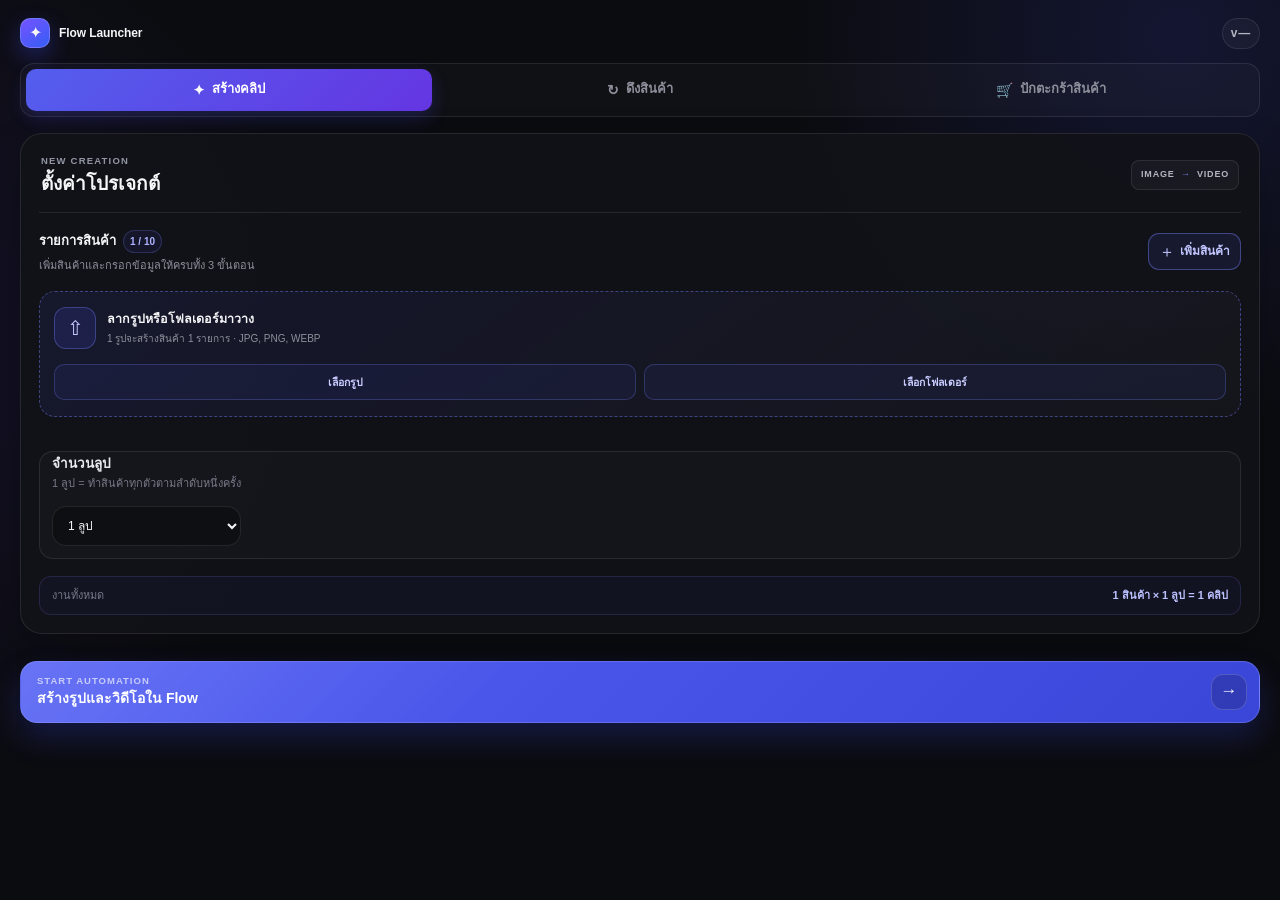
<file: src/sidepanel/index.html>
<!doctype html>
<html lang="th">
  <head>
    <meta charset="UTF-8" />
    <meta name="viewport" content="width=device-width, initial-scale=1" />
    <title>Flow AI Launcher</title>
    <link rel="stylesheet" href="styles.css" />
  </head>
  <body>
    <main class="panel">
      <!-- ส่วน Header -->
      <header class="topbar">
        <div class="brand-lockup">
          <span class="brand-mark" aria-hidden="true">✦</span>
          <span class="brand-name">Flow Launcher</span>
        </div>
        <span id="versionLabel" class="version-pill">v—</span>
      </header>

      <nav class="panel-tabs" aria-label="เมนูหลัก">
        <button
          class="panel-tab is-active"
          type="button"
          data-panel-target="creationPage"
          aria-controls="creationPage"
          aria-selected="true"
        >
          <span class="panel-tab-icon" aria-hidden="true">✦</span>
          <span>สร้างคลิป</span>
        </button>
        <button
          id="openProductSyncPage"
          class="panel-tab"
          type="button"
          data-panel-target="productSyncPage"
          aria-controls="productSyncPage"
          aria-selected="false"
        >
          <span class="panel-tab-icon" aria-hidden="true">↻</span>
          <span>ดึงสินค้า</span>
        </button>
        <button
          id="openBasketPage"
          class="panel-tab"
          type="button"
          data-panel-target="basketPage"
          aria-controls="basketPage"
          aria-selected="false"
        >
          <span class="panel-tab-icon" aria-hidden="true">🛒</span>
          <span>ปักตะกร้าสินค้า</span>
        </button>
      </nav>

      <div id="creationPage" class="sidebar-page is-active" data-panel-page>

      <!-- ส่วนที่ 1: ตั้งค่าโปรเจกต์ (Flow AI) -->
      <section class="workflow-card" aria-label="ตั้งค่าการสร้างภาพและวิดีโอ">
        <div class="card-heading">
          <div>
            <p class="section-kicker">NEW CREATION</p>
            <h2>ตั้งค่าโปรเจกต์</h2>
          </div>
          <span class="flow-chip">IMAGE <i>→</i> VIDEO</span>
        </div>

        <div class="automation-form">
          <div class="product-list-heading">
            <span>
              <span class="heading-line">
                <strong>รายการสินค้า</strong>
                <span id="productCount" class="count-pill">1 / 10</span>
              </span>
              <small>เพิ่มสินค้าและกรอกข้อมูลให้ครบทั้ง 3 ขั้นตอน</small>
            </span>
            <button id="addProduct" class="add-product-button" type="button">
              <span aria-hidden="true">＋</span>
              เพิ่มสินค้า
            </button>
          </div>

          <div id="imageBatchDropzone" class="image-batch-dropzone" tabindex="0" role="button" aria-label="นำเข้ารูปสินค้าหลายภาพ">
            <span class="image-batch-icon" aria-hidden="true">⇧</span>
            <span class="image-batch-copy">
              <strong>ลากรูปหรือโฟลเดอร์มาวาง</strong>
              <small>1 รูปจะสร้างสินค้า 1 รายการ · JPG, PNG, WEBP</small>
            </span>
            <span class="image-batch-actions">
              <button id="chooseMultipleImages" type="button">เลือกรูป</button>
              <button id="chooseImageFolder" type="button">เลือกโฟลเดอร์</button>
            </span>
          </div>
          <input id="multipleImageInput" type="file" accept="image/png,image/jpeg,image/webp" multiple />
          <input id="imageFolderInput" type="file" accept="image/png,image/jpeg,image/webp" webkitdirectory multiple />
          <div id="imageBatchStatus" class="image-batch-status" role="status" aria-live="polite"></div>

          <div class="product-table" aria-label="ตารางรายการสินค้า">
            <div id="productList" class="product-list"></div>
          </div>

          <label class="field compact-field loop-field" for="loopCount">
            <span>
              <strong>จำนวนลูป</strong>
              <small>1 ลูป = ทำสินค้าทุกตัวตามลำดับหนึ่งครั้ง</small>
            </span>
            <select id="loopCount" aria-label="จำนวนลูปที่ต้องการสร้าง">
              <option value="1" selected>1 ลูป</option>
              <option value="2">2 ลูป</option>
              <option value="3">3 ลูป</option>
              <option value="4">4 ลูป</option>
            </select>
          </label>
          <div id="jobSummary" class="job-summary" aria-live="polite">
            <span>งานทั้งหมด</span>
            <strong>1 สินค้า × 1 ลูป = 1 คลิป</strong>
          </div>
        </div>
      </section>

      <template id="productTemplate">
        <article class="product-row" data-expanded="false">
          <header class="product-row-header">
            <span class="product-card-preview" aria-hidden="true">
              <img data-role="card-preview" alt="" hidden />
              <span data-role="card-placeholder">＋</span>
            </span>
            <span class="product-identity">
              <span class="product-index" data-role="product-index">1</span>
              <span class="product-name">
                <strong data-role="product-title">สินค้า 1</strong>
                <small data-role="product-summary">ยังกรอกข้อมูลไม่ครบ</small>
              </span>
            </span>
            <span class="product-status" data-role="product-status" data-state="incomplete">0 / 3</span>
            <span class="product-actions">
              <button
                data-action="toggle-product"
                class="toggle-product"
                type="button"
                aria-expanded="false"
                aria-label="แก้ไขรายละเอียดสินค้า"
              >
                <span data-role="toggle-label">แก้ไข</span>
              </button>
              <button
                data-action="remove-product"
                class="remove-product"
                type="button"
                aria-label="ลบสินค้า"
              >×</button>
            </span>
          </header>
          <dialog class="product-editor-modal" data-role="product-editor" aria-modal="true">
            <div class="product-editor-modal-shell">
              <header class="product-editor-modal-header">
                <span>
                  <small>PRODUCT SETUP</small>
                  <strong data-role="modal-title">ตั้งค่าสินค้า 1</strong>
                </span>
                <button data-action="close-product" type="button" aria-label="ปิดหน้าต่าง">×</button>
              </header>
              <div class="product-editor-modal-body">
                <label class="field upload-field">
                  <span class="field-heading">
                    <span class="step-number">01</span>
                    <span><strong>รูปภาพอ้างอิง</strong><small>PNG, JPG หรือ WEBP · ไม่เกิน 20 MB</small></span>
                  </span>
                  <span class="file-picker">
                    <span class="preview-shell">
                      <img data-role="image-preview" alt="ตัวอย่างรูปสินค้า" hidden />
                      <span data-role="upload-icon" class="upload-icon" aria-hidden="true">＋</span>
                    </span>
                    <span class="file-copy"><strong data-role="file-name">เลือกรูปภาพ</strong><small>คลิกเพื่อเลือกไฟล์จากเครื่อง</small></span>
                    <span class="picker-arrow" aria-hidden="true">›</span>
                  </span>
                  <input data-role="image-input" type="file" accept="image/png,image/jpeg,image/webp" />
                </label>
                <label class="field">
                  <span class="field-heading"><span class="step-number">02</span><span><strong>Image Prompt</strong><small>อธิบายภาพของสินค้านี้</small></span></span>
                  <span class="input-shell"><textarea data-role="image-prompt" rows="4" placeholder="อธิบายภาพที่ต้องการสร้าง…"></textarea><span class="input-tag">9:16 · NANO BANANA 2</span></span>
                </label>
                <label class="field">
                  <span class="field-heading"><span class="step-number">03</span><span><strong>Video Prompt</strong><small>กำหนดการเคลื่อนไหวของสินค้านี้</small></span></span>
                  <span class="input-shell"><textarea data-role="video-prompt" rows="4" placeholder="อธิบายการเคลื่อนไหวและมุมกล้อง…"></textarea><span class="input-tag">VEO 3.1 LITE · 8S</span></span>
                </label>
              </div>
              <footer class="product-editor-modal-footer">
                <span data-role="modal-progress">กรอกข้อมูล 0 / 3 ขั้นตอน</span>
                <button data-action="save-product" class="primary-button" type="button">เสร็จสิ้น</button>
              </footer>
            </div>
          </dialog>
        </article>
      </template>

      <!-- ส่วนที่ 2: แสดงสถานะการทำงาน (Flow AI) -->
      <section id="statusCard" class="status-card" data-state="idle" hidden>
        <div class="status-heading">
          <span class="status-label"><i></i> PROCESS</span>
          <span id="statusPercent">0%</span>
        </div>
        <div class="progress-track" aria-hidden="true">
          <span id="statusProgress"></span>
        </div>
        <div id="status" class="status" role="status" aria-live="polite"></div>
      </section>

      <!-- ส่วนที่ 3: ปุ่มเริ่ม/ยกเลิก (Flow AI) -->
      <div class="action-dock">
        <button id="startPrompt" class="primary-button" type="button">
          <span>
            <small>START AUTOMATION</small>
            สร้างรูปและวิดีโอใน Flow
          </span>
          <span class="button-icon" aria-hidden="true">→</span>
        </button>
        <button
          id="cancelAutomation"
          class="cancel-button"
          type="button"
          hidden
        >
          <span>ยกเลิกการทำงาน</span>
          <span aria-hidden="true">×</span>
        </button>
      </div>

      </div>

      <section
        id="productSyncPage"
        class="sidebar-page product-sync-page"
        data-panel-page
        hidden
        aria-label="ดึงสินค้าจาก TikTok"
      >
        <section id="productSyncCard" class="workflow-card product-sync-card" aria-label="ซิงก์ข้อมูล TikTok">
          <div class="card-heading">
            <div>
              <p class="section-kicker">TIKTOK SYNC</p>
              <h2>ดึงข้อมูลสินค้า</h2>
            </div>
            <span id="productResultCount" class="product-result-count">0 สินค้า</span>
          </div>

          <button id="openTikTokStudio" class="page-back-button product-sync-open-tiktok-button" type="button">
            ไปที่หน้า TikTok Studio
            <span aria-hidden="true">↗</span>
          </button>

          <div class="automation-form">
            <div class="sync-pages-controls">
              <label class="field compact-field" for="syncMaxPages">
                <span>
                  <strong>จำนวนหน้าที่ต้องการดึง</strong>
                  <small id="syncMaxPagesHint">ระบุจำนวนหน้า (1-100)</small>
                </span>
                <input
                  class="sync-pages-input"
                  type="text"
                  inputmode="numeric"
                  autocomplete="off"
                  id="syncMaxPages"
                  value="5"
                  maxlength="3"
                  aria-describedby="syncMaxPagesHint"
                />
              </label>
              <button id="syncAllPagesBtn" class="sync-all-pages-button" type="button">
                ดึงทุกหน้า
              </button>
            </div>

          <div class="action-dock product-sync-actions">
            <button
              id="syncTiktokBtn"
              class="primary-button"
              type="button"
              style="flex: 1"
            >
              <span>
                <small>START SCRAPING</small>
                เริ่มกวาดข้อมูล
              </span>
            </button>

            <button
              id="cancelSyncBtn"
              class="cancel-button"
              type="button"
              style="flex: 1; display: none"
            >
              <span>ยกเลิกการดึง</span>
              <span aria-hidden="true">×</span>
            </button>

            <button
              id="clearSyncBtn"
              class="cancel-button clear-sync-button"
              type="button"
              hidden
              title="ล้างรายการทั้งหมด"
            >
              <span>ล้างรายการสินค้า</span>
            </button>
          </div>

          <div id="tiktokSyncStatus" class="tiktok-sync-status" hidden></div>
          <div id="tiktokSyncToast" class="sync-toast" role="status" aria-live="polite" hidden></div>

          <label id="productSearchField" class="product-search-field" for="syncedProductSearch" hidden>
            <span aria-hidden="true">⌕</span>
            <input
              id="syncedProductSearch"
              type="search"
              autocomplete="off"
              placeholder="ค้นหาชื่อสินค้า หรือ Product ID"
            />
          </label>

            <div
              id="tiktokIdOutput"
              class="synced-product-list"
              role="list"
              aria-label="สินค้าที่ดึงจาก TikTok"
              hidden
            ></div>
          </div>

        </section>

      </section>

      <section
        id="basketPage"
        class="sidebar-page basket-page"
        data-panel-page
        hidden
        aria-label="ปักตะกร้าสินค้า"
      >
        <button id="backToCreation" class="page-back-button" type="button">
          <span aria-hidden="true">←</span>
          กลับไปหน้าสร้างคลิป
        </button>

        <div class="basket-form-card">
          <section class="basket-video-batch-section" aria-labelledby="basketVideoBatchTitle">
            <div id="basketVideoBatchDropzone" class="image-batch-dropzone basket-video-batch-dropzone" tabindex="0" role="button" aria-label="นำเข้าวิดีโอหลายคลิป">
              <span class="image-batch-icon basket-video-batch-icon" aria-hidden="true">▶</span>
              <span class="image-batch-copy">
                <strong id="basketVideoBatchTitle">ลากวิดีโอหรือโฟลเดอร์มาวาง</strong>
                <small>นำเข้า MP4, MOV, WEBM สูงสุด 30 คลิป</small>
              </span>
              <span class="image-batch-actions">
                <button id="chooseMultipleVideos" type="button">เลือกวิดีโอ</button>
                <button id="chooseVideoFolder" type="button">เลือกโฟลเดอร์</button>
              </span>
            </div>
            <input id="multipleVideoInput" type="file" accept="video/mp4,video/quicktime,video/webm,.mp4,.mov,.webm" multiple />
            <input id="videoFolderInput" type="file" accept="video/mp4,video/quicktime,video/webm,.mp4,.mov,.webm" webkitdirectory multiple />
            <div class="basket-video-batch-meta">
              <span id="basketVideoBatchStatus" role="status" aria-live="polite">ยังไม่มีคลิปรอทำงาน</span>
              <button id="clearBasketVideoBatch" type="button" hidden>ล้างคลิปรอ</button>
            </div>
            <div id="basketVideoBatchList" class="basket-video-batch-list" aria-live="polite"></div>
          </section>

          <section class="basket-csv-card" aria-labelledby="basketCsvTitle">
            <div class="basket-csv-heading">
              <span class="basket-csv-icon" aria-hidden="true">CSV</span>
              <span>
                <strong id="basketCsvTitle">เติมข้อมูลคลิปด้วย CSV</strong>
                <small>ระบบจับคู่จากชื่อไฟล์ แล้วเติมข้อความ แฮชแท็ก และ Product ID</small>
              </span>
            </div>
            <ol class="basket-csv-steps">
              <li>นำเข้าคลิปหรือโฟลเดอร์</li>
              <li>ดาวน์โหลด Template แล้วกรอกข้อมูล</li>
              <li>นำ CSV กลับเข้ามาเพื่อตรวจสอบ</li>
            </ol>
            <div class="basket-csv-actions">
              <button id="downloadBasketCsvTemplate" type="button">ดาวน์โหลด CSV Template</button>
              <button id="importBasketCsv" class="is-primary" type="button">นำเข้า CSV</button>
            </div>
            <input id="basketCsvInput" type="file" accept="text/csv,.csv" />
            <div class="basket-csv-status-row">
              <span id="basketCsvStatus" data-state="empty" role="status" aria-live="polite">ยังไม่ได้นำเข้า CSV</span>
              <button id="clearBasketCsv" type="button" hidden>ล้าง CSV</button>
            </div>
          </section>

          <section id="basketVideoPreviewCard" class="basket-video-preview-card" aria-labelledby="basketVideoPreviewTitle" hidden>
            <div class="basket-video-preview-heading">
              <span>
                <small>คลิปปัจจุบัน</small>
                <strong id="basketVideoPreviewTitle">ตรวจคลิปก่อนเขียนแฮชแท็ก</strong>
              </span>
              <span id="basketVideoPreviewDuration" class="basket-video-preview-duration">--:--</span>
            </div>
            <video id="basketVideoPreview" controls muted playsinline preload="metadata"></video>
            <p id="basketVideoPreviewName" class="basket-video-preview-name"></p>
          </section>

          <label class="field upload-field basket-video-field">
            <span class="field-heading">
              <span class="step-number">01</span>
              <span>
                <strong>อัปโหลดวิดีโอ</strong>
                <small>เลือกไฟล์ MP4, MOV หรือ WEBM จากเครื่อง</small>
              </span>
            </span>
            <span class="file-picker basket-file-picker">
              <span class="preview-shell basket-video-icon" aria-hidden="true">▶</span>
              <span class="file-copy">
                <strong id="basketVideoFileName">เลือกวิดีโอ</strong>
                <small id="basketVideoFileMeta">คลิกเพื่อเลือกไฟล์ที่ต้องการโพสต์</small>
              </span>
              <span class="picker-arrow" aria-hidden="true">›</span>
            </span>
            <input
              id="basketVideoInput"
              type="file"
              accept="video/mp4,video/quicktime,video/webm,.mp4,.mov,.webm"
            />
          </label>

          <label class="field" for="basketCaption">
            <span class="field-heading">
              <span class="step-number">02</span>
              <span>
                <strong>ข้อความและแฮชแท็ก</strong>
                <small>เตรียมข้อความสำหรับใส่ในโพสต์ TikTok</small>
              </span>
            </span>
            <span class="input-shell basket-caption-shell">
              <textarea
                id="basketCaption"
                rows="5"
                maxlength="4000"
                placeholder="เขียนข้อความโพสต์...&#10;&#10;#สินค้า #รีวิวสินค้า #TikTokShop"
              ></textarea>
              <span id="basketCaptionCount" class="input-tag">0 / 4000</span>
            </span>
          </label>

          <section class="basket-product-step" aria-labelledby="basketProductTitle">
            <span class="field-heading">
              <span class="step-number">03</span>
              <span>
                <strong id="basketProductTitle">เลือกสินค้าที่จะปักตะกร้า</strong>
                <small>เลือก 1 รายการจากสินค้า TikTok Sync เพื่อผูก Product ID</small>
              </span>
            </span>

            <button id="chooseSyncedProduct" class="choose-product-button" type="button">
              <span class="choose-product-icon" aria-hidden="true">＋</span>
              <span>
                <strong>เลือกสินค้าจากรายการด้านบน</strong>
                <small>ยังไม่ได้เลือก Product ID</small>
              </span>
              <span aria-hidden="true">↑</span>
            </button>

            <article id="selectedProductCard" class="selected-product-card" hidden>
              <img id="selectedProductImage" alt="" />
              <span class="selected-product-copy">
                <strong id="selectedProductName"></strong>
                <small id="selectedProductId"></small>
              </span>
              <button id="changeSelectedProduct" type="button">เปลี่ยน</button>
            </article>
          </section>

          <fieldset class="basket-post-time-step" aria-labelledby="basketPostTimeTitle">
            <legend class="field-heading">
              <span class="step-number">04</span>
              <span>
                <strong id="basketPostTimeTitle">เวลาโพสต์</strong>
                <small>เลือกโพสต์ทันที หรือตั้งวันและเวลาล่วงหน้า</small>
              </span>
            </legend>

            <div class="post-time-options">
              <label class="post-time-option is-selected">
                <input type="radio" name="basketPublishMode" value="now" checked />
                <span aria-hidden="true">⚡</span>
                <span><strong>โพสต์ทันที</strong><small>ใช้ตัวเลือก “ตอนนี้” ใน TikTok</small></span>
              </label>
              <label class="post-time-option">
                <input type="radio" name="basketPublishMode" value="schedule" />
                <span aria-hidden="true">◷</span>
                <span><strong>เว้นต่อเนื่อง</strong><small>เริ่มครั้งเดียวแล้วเว้นเท่ากันทุกคลิป</small></span>
              </label>
              <label class="post-time-option post-time-option-wide">
                <input type="radio" name="basketPublishMode" value="daily" />
                <span aria-hidden="true">▦</span>
                <span><strong>วางแผนรายวัน</strong><small>แต่ละวันกำหนดจำนวนคลิปและเวลาได้อิสระ</small></span>
              </label>
            </div>

            <div id="basketScheduleField" class="basket-schedule-field" hidden>
              <label for="basketScheduleAt">
                <span><strong>วันและเวลาเริ่มต้น</strong><small>คลิปแรกจะใช้เวลานี้</small></span>
                <input id="basketScheduleAt" type="datetime-local" step="300" />
              </label>
              <label for="basketIntervalMinutes">
                <span><strong>ระยะห่างแต่ละคลิป</strong><small>อย่างน้อย 5 นาที และต้องหาร 5 ลงตัว</small></span>
                <span class="queue-interval-input">
                  <input id="basketIntervalMinutes" type="number" min="5" step="5" value="120" />
                  <small>นาที</small>
                </span>
              </label>
            </div>

            <div id="basketDailyScheduleField" class="basket-daily-schedule" hidden>
              <div class="basket-daily-heading">
                <span>
                  <strong>แผนโพสต์รายวัน</strong>
                  <small>ระบบเรียงคลิปในคิวลงแต่ละวันจากบนลงล่าง</small>
                </span>
                <span id="basketDailyAllocatedCount" class="basket-daily-count">0 ช่อง</span>
              </div>
              <div id="basketDailyPlanList" class="basket-daily-plan-list"></div>
              <button id="addBasketDailyPlan" class="basket-daily-add" type="button">
                <span aria-hidden="true">＋</span>
                เพิ่มวันโพสต์
              </button>
              <div id="basketDailyPlanStatus" class="basket-daily-status" data-state="empty" role="status" aria-live="polite">
                เพิ่มแผนรายวันเพื่อจัดเวลาคลิป
              </div>
            </div>

            <button id="addBasketQueueItem" class="queue-add-button post-time-queue-button" type="button" disabled>
              <span aria-hidden="true">＋</span>
              เพิ่มชุดงานปัจจุบันลงคิว
            </button>
          </fieldset>

          <section class="basket-queue-card" aria-labelledby="basketQueueTitle">
            <div class="basket-queue-heading">
              <span>
                <small>MULTI-CLIP QUEUE</small>
                <strong id="basketQueueTitle">คิวหลายคลิป</strong>
              </span>
              <span id="basketQueueCount" class="bundle-progress">0 คลิป</span>
            </div>
            <p>แต่ละคลิปเก็บวิดีโอ ข้อความ และสินค้าที่เลือกเป็นคนละชุด โดยใช้ flow ปักตะกร้าเดิม</p>
            <div id="basketQueueList" class="basket-queue-list" aria-live="polite"></div>
            <button id="startBasketQueue" class="primary-button basket-start-button" type="button" disabled>
              <span><small>START QUEUE</small>เริ่มโพสต์ทุกคลิปตามคิว</span>
              <span class="button-icon" aria-hidden="true">→</span>
            </button>
          </section>

          <div id="basketStatus" class="basket-status" role="status" aria-live="polite"></div>

          <button id="startBasketFlow" class="primary-button basket-start-button" type="button" disabled>
            <span>
              <small>START TIKTOK FLOW</small>
              เริ่มปักตะกร้า
            </span>
            <span class="button-icon" aria-hidden="true">→</span>
          </button>
        </div>
      </section>

      <dialog id="basketProductModal" class="product-picker-modal" aria-labelledby="basketProductModalTitle">
        <div class="product-picker-modal-shell">
          <header class="product-picker-modal-header">
            <span>
              <small>SELECT PRODUCT</small>
              <strong id="basketProductModalTitle">เลือกสินค้าที่จะปักตะกร้า</strong>
            </span>
            <button id="closeBasketProductModal" type="button" aria-label="ปิดหน้าต่างเลือกสินค้า">×</button>
          </header>

          <label class="product-search-field product-picker-modal-search" for="basketProductModalSearch">
            <span aria-hidden="true">⌕</span>
            <input
              id="basketProductModalSearch"
              type="search"
              autocomplete="off"
              placeholder="ค้นหาชื่อสินค้า หรือ Product ID"
            />
          </label>

          <div class="product-picker-modal-meta">
            <span>แตะสินค้าที่ต้องการเพื่อเลือกทันที</span>
            <strong id="basketProductModalCount">0 สินค้า</strong>
          </div>

          <div
            id="basketProductModalList"
            class="product-picker-modal-list"
            role="listbox"
            aria-label="เลือกสินค้าสำหรับปักตะกร้า"
          ></div>

          <footer class="product-picker-modal-footer">
            <button id="cancelBasketProductModal" type="button">ยกเลิก</button>
          </footer>
        </div>
      </dialog>
    </main>

    <script src="app.js"></script>
  </body>
</html>
</file>
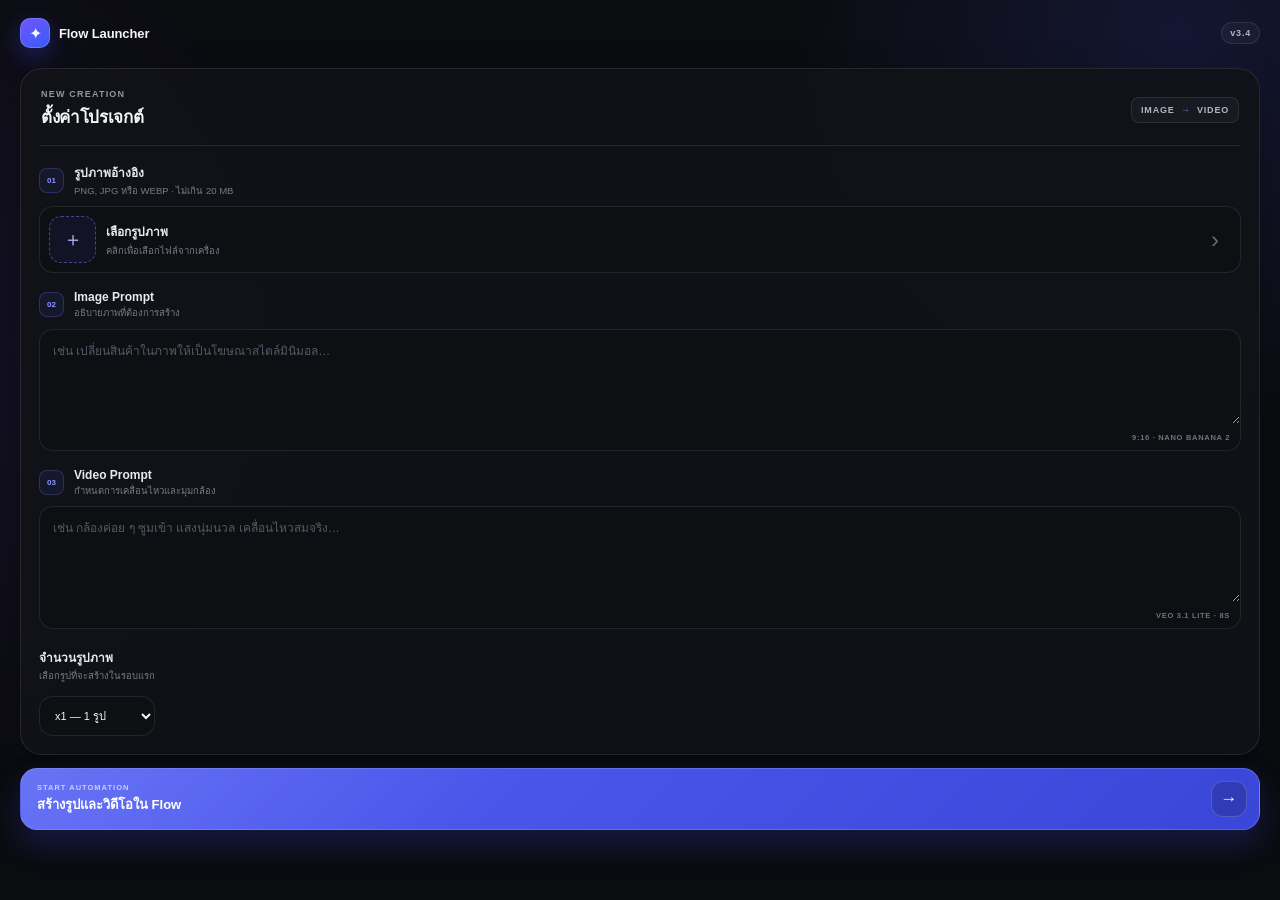
<file: sidepanel.html>
<!doctype html>
<html lang="th">
  <head>
    <meta charset="UTF-8" />
    <meta name="viewport" content="width=device-width, initial-scale=1" />
    <title>Flow AI Launcher</title>
    <link rel="stylesheet" href="sidepanel.css" />
  </head>
  <body>
    <main class="panel">
      <header class="topbar">
        <div class="brand-lockup">
          <span class="brand-mark" aria-hidden="true">✦</span>
          <span class="brand-name">Flow Launcher</span>
        </div>
        <span class="version-pill">v3.4</span>
      </header>
      <section class="workflow-card" aria-label="ตั้งค่าการสร้างภาพและวิดีโอ">
        <div class="card-heading">
          <div>
            <p class="section-kicker">NEW CREATION</p>
            <h2>ตั้งค่าโปรเจกต์</h2>
          </div>
          <span class="flow-chip">IMAGE <i>→</i> VIDEO</span>
        </div>

        <div class="automation-form">
          <label class="field upload-field" for="imageInput">
            <span class="field-heading">
              <span class="step-number">01</span>
              <span>
                <strong>รูปภาพอ้างอิง</strong>
                <small>PNG, JPG หรือ WEBP · ไม่เกิน 20 MB</small>
              </span>
            </span>
            <span class="file-picker">
              <span class="preview-shell">
                <img id="imagePreview" alt="ตัวอย่างรูปภาพที่เลือก" hidden />
                <span id="uploadIcon" class="upload-icon" aria-hidden="true"
                  >＋</span
                >
              </span>
              <span class="file-copy">
                <strong id="fileName">เลือกรูปภาพ</strong>
                <small>คลิกเพื่อเลือกไฟล์จากเครื่อง</small>
              </span>
              <span class="picker-arrow" aria-hidden="true">›</span>
            </span>
            <input
              id="imageInput"
              type="file"
              accept="image/png,image/jpeg,image/webp"
            />
          </label>

          <label class="field" for="imagePrompt">
            <span class="field-heading">
              <span class="step-number">02</span>
              <span>
                <strong>Image Prompt</strong>
                <small>อธิบายภาพที่ต้องการสร้าง</small>
              </span>
            </span>
            <span class="input-shell">
              <textarea
                id="imagePrompt"
                rows="4"
                placeholder="เช่น เปลี่ยนสินค้าในภาพให้เป็นโฆษณาสไตล์มินิมอล…"
              ></textarea>
              <span class="input-tag">9:16 · NANO BANANA 2</span>
            </span>
          </label>

          <label class="field" for="videoPrompt">
            <span class="field-heading">
              <span class="step-number">03</span>
              <span>
                <strong>Video Prompt</strong>
                <small>กำหนดการเคลื่อนไหวและมุมกล้อง</small>
              </span>
            </span>
            <span class="input-shell">
              <textarea
                id="videoPrompt"
                rows="4"
                placeholder="เช่น กล้องค่อย ๆ ซูมเข้า แสงนุ่มนวล เคลื่อนไหวสมจริง…"
              ></textarea>
              <span class="input-tag">VEO 3.1 LITE · 8S</span>
            </span>
          </label>

          <label class="field compact-field" for="outputCount">
            <span>
              <strong>จำนวนรูปภาพ</strong>
              <small>เลือกรูปที่จะสร้างในรอบแรก</small>
            </span>
            <select id="outputCount" aria-label="จำนวนรูปภาพที่ต้องการสร้าง">
              <option value="1" selected>x1 — 1 รูป</option>
              <option value="2">x2 — 2 รูป</option>
              <option value="3">x3 — 3 รูป</option>
              <option value="4">x4 — 4 รูป</option>
            </select>
          </label>
        </div>
      </section>

      <section id="statusCard" class="status-card" data-state="idle" hidden>
        <div class="status-heading">
          <span class="status-label"><i></i> PROCESS</span>
          <span id="statusPercent">0%</span>
        </div>
        <div class="progress-track" aria-hidden="true">
          <span id="statusProgress"></span>
        </div>
        <div id="status" class="status" role="status" aria-live="polite"></div>
      </section>

      <div class="action-dock">
        <button id="startPrompt" class="primary-button" type="button">
          <span>
            <small>START AUTOMATION</small>
            สร้างรูปและวิดีโอใน Flow
          </span>
          <span class="button-icon" aria-hidden="true">→</span>
        </button>
        <button
          id="cancelAutomation"
          class="cancel-button"
          type="button"
          hidden
        >
          <span>ยกเลิกการทำงาน</span>
          <span aria-hidden="true">×</span>
        </button>
      </div>
    </main>

    <script src="sidepanel.js"></script>
  </body>
</html>
</file>
<file: src/sidepanel/styles.css>
:root {
  color-scheme: dark;
  font-family: "Leelawadee UI", "Noto Sans Thai", Tahoma, "Segoe UI", sans-serif;
  --bg: #0b0c10;
  --surface: #121318;
  --surface-raised: #18191f;
  --line: rgba(255, 255, 255, 0.09);
  --muted: #8d909b;
  --text: #f5f6f8;
  --blue: #5965ff;
  --blue-bright: #7a83ff;
  --violet: #703bff;
  --danger: #ff6b75;
}

* {
  box-sizing: border-box;
}

html {
  min-width: 300px;
  background: var(--bg);
}

body {
  min-width: 300px;
  min-height: 100vh;
  margin: 0;
  color: var(--text);
  background:
    radial-gradient(circle at 92% 4%, rgba(75, 83, 255, 0.14), transparent 27%),
    radial-gradient(circle at -10% 38%, rgba(112, 59, 255, 0.1), transparent 30%),
    var(--bg);
  font-size: 14px;
  line-height: 1.55;
  -webkit-font-smoothing: antialiased;
  text-rendering: optimizeLegibility;
}

button,
textarea,
select {
  font: inherit;
}

.panel {
  display: flex;
  min-height: 100vh;
  padding: 18px 16px 22px;
  flex-direction: column;
}

.topbar,
.brand-lockup,
.card-heading,
.field-heading,
.compact-field,
.status-heading {
  display: flex;
  align-items: center;
}

.topbar {
  justify-content: space-between;
  margin-bottom: 14px;
}

.panel-tabs {
  display: grid;
  grid-template-columns: repeat(3, minmax(0, 1fr));
  gap: 5px;
  margin-bottom: 16px;
  padding: 5px;
  border: 1px solid var(--line);
  border-radius: 14px;
  background: rgba(255, 255, 255, 0.025);
}

.panel-tab {
  display: flex;
  min-width: 0;
  min-height: 42px;
  gap: 7px;
  align-items: center;
  justify-content: center;
  border: 0;
  border-radius: 10px;
  color: var(--muted);
  background: transparent;
  font-size: 11px;
  font-weight: 700;
  cursor: pointer;
  transition: color 160ms ease, background 160ms ease, box-shadow 160ms ease;
}

.panel-tab:hover {
  color: var(--text);
  background: rgba(255, 255, 255, 0.045);
}

.panel-tab.is-active {
  color: #fff;
  background: linear-gradient(135deg, rgba(89, 101, 255, 0.92), rgba(112, 59, 255, 0.88));
  box-shadow: 0 7px 18px rgba(69, 76, 238, 0.24);
}

.panel-tab-icon {
  font-size: 14px;
  line-height: 1;
}

.sidebar-page[hidden] {
  display: none !important;
}

.product-search-field[hidden],
.synced-product-list[hidden],
.selected-product-card[hidden],
.basket-schedule-field[hidden],
.basket-daily-schedule[hidden] {
  display: none !important;
}

.sidebar-page.is-active {
  display: flex;
  flex-direction: column;
  gap: 14px;
}

.page-back-button {
  display: inline-flex;
  width: fit-content;
  gap: 8px;
  align-items: center;
  padding: 8px 11px;
  border: 1px solid var(--line);
  border-radius: 10px;
  color: #c8cad2;
  background: rgba(255, 255, 255, 0.025);
  font-size: 11px;
  cursor: pointer;
}

.page-back-button:hover {
  color: #fff;
  border-color: rgba(122, 131, 255, 0.45);
}

.product-sync-page .product-sync-card {
  margin-bottom: 0;
}

.product-sync-open-tiktok-button {
  align-self: flex-start;
  margin: 8px 0 2px;
  color: #b9f3d1;
  border-color: rgba(104, 211, 145, 0.3);
}

.sync-pages-controls {
  display: grid;
  grid-template-columns: minmax(0, 1fr) auto;
  gap: 10px;
  align-items: end;
  padding: 10px;
  border: 1px solid rgba(255, 255, 255, 0.07);
  border-radius: 16px;
  background: linear-gradient(145deg, rgba(255, 255, 255, 0.035), rgba(255, 255, 255, 0.012));
}

.sync-pages-controls .compact-field {
  display: grid;
  min-width: 0;
  padding: 0;
  grid-template-columns: minmax(0, 1fr) 100px;
  gap: 10px;
  align-items: center;
}

.sync-all-pages-button {
  min-width: 104px;
  min-height: 42px;
  padding: 9px 13px;
  border: 1px solid rgba(122, 131, 255, 0.34);
  border-radius: 12px;
  color: #c9cdff;
  background: rgba(89, 101, 255, 0.1);
  font-size: 11px;
  font-weight: 700;
  cursor: pointer;
  transition: border-color 150ms ease, background 150ms ease, transform 150ms ease;
}

.sync-all-pages-button:hover {
  border-color: rgba(122, 131, 255, 0.7);
  background: rgba(89, 101, 255, 0.18);
  transform: translateY(-1px);
}

.sync-all-pages-button:disabled {
  cursor: wait;
  opacity: 0.55;
}

.basket-placeholder {
  border: 1px solid var(--line);
  background: rgba(18, 19, 24, 0.92);
  box-shadow: 0 20px 48px rgba(0, 0, 0, 0.2);
}

.basket-form-card {
  display: flex;
  flex-direction: column;
  gap: 16px;
  padding: 18px 16px;
  border: 1px solid var(--line);
  border-radius: 22px;
  background: rgba(18, 19, 24, 0.92);
  box-shadow: 0 20px 48px rgba(0, 0, 0, 0.2);
}

.basket-file-picker {
  min-height: 76px;
}

.basket-video-icon {
  display: grid;
  place-items: center;
  color: #fff;
  background: linear-gradient(145deg, rgba(118, 83, 255, 0.88), rgba(52, 93, 245, 0.82));
  font-size: 16px;
}

.basket-video-preview-card {
  display: grid;
  gap: 10px;
  padding: 12px;
  border: 1px solid rgba(122, 131, 255, 0.24);
  border-radius: 16px;
  background: linear-gradient(145deg, rgba(78, 87, 255, 0.09), rgba(15, 16, 21, 0.96));
  box-shadow: 0 16px 32px rgba(0, 0, 0, 0.18);
}

.basket-video-preview-card[hidden] {
  display: none;
}

.basket-video-preview-heading {
  display: flex;
  gap: 12px;
  align-items: center;
  justify-content: space-between;
}

.basket-video-preview-heading > span:first-child {
  display: grid;
  min-width: 0;
  gap: 2px;
}

.basket-video-preview-heading small {
  color: #8e95ff;
  font-size: 8px;
  font-weight: 800;
  letter-spacing: 1px;
  text-transform: uppercase;
}

.basket-video-preview-heading strong {
  color: #f3f4f6;
  font-size: 12px;
}

.basket-video-preview-duration {
  flex: 0 0 auto;
  padding: 5px 8px;
  border: 1px solid rgba(122, 131, 255, 0.24);
  border-radius: 8px;
  color: #c7caff;
  background: rgba(78, 87, 255, 0.1);
  font-size: 9px;
  font-weight: 750;
}

.basket-video-preview-card video {
  width: 100%;
  max-height: 360px;
  aspect-ratio: 9 / 16;
  border: 1px solid rgba(255, 255, 255, 0.08);
  border-radius: 13px;
  background: #050506;
  object-fit: contain;
}

.basket-video-preview-name {
  margin: 0;
  overflow: hidden;
  color: #a9adb8;
  font-size: 9.5px;
  line-height: 1.45;
  text-overflow: ellipsis;
  white-space: nowrap;
}

.basket-caption-shell {
  min-height: 148px;
}

.basket-caption-shell textarea {
  min-height: 112px;
  padding-bottom: 28px;
}

.basket-video-batch-section {
  display: grid;
  gap: 9px;
}

.basket-video-batch-dropzone {
  min-height: 118px;
}

.basket-video-batch-icon {
  color: #fff;
  background: linear-gradient(145deg, rgba(118, 83, 255, 0.88), rgba(52, 93, 245, 0.82));
  font-size: 14px;
}

.basket-video-batch-meta {
  display: flex;
  min-height: 24px;
  padding: 0 2px;
  gap: 10px;
  align-items: center;
  justify-content: space-between;
  color: var(--muted);
  font-size: 10px;
}

.basket-video-batch-meta span[data-state="ready"] {
  color: #aeb3ff;
}

.basket-video-batch-meta span[data-state="working"] {
  color: #80b7ff;
}

.basket-video-batch-meta button {
  min-height: 26px;
  padding: 4px 8px;
  border: 1px solid rgba(255, 107, 117, 0.2);
  border-radius: 8px;
  color: #ff9da6;
  background: rgba(115, 30, 39, 0.12);
  font-size: 9px;
}

.basket-video-batch-list {
  display: grid;
  max-height: 190px;
  overflow-y: auto;
  gap: 7px;
}

.basket-video-batch-list:empty {
  display: none;
}

.basket-video-batch-item {
  display: grid;
  min-width: 0;
  padding: 8px 9px;
  grid-template-columns: 26px minmax(0, 1fr) 28px;
  gap: 8px;
  align-items: center;
  border: 1px solid var(--line);
  border-radius: 11px;
  background: rgba(255, 255, 255, 0.018);
}

.basket-video-batch-order {
  display: grid;
  width: 26px;
  height: 26px;
  place-items: center;
  border-radius: 8px;
  color: #abb0ff;
  background: rgba(78, 87, 255, 0.1);
  font-size: 9px;
  font-weight: 800;
}

.basket-video-batch-copy {
  display: grid;
  min-width: 0;
  gap: 2px;
}

.basket-video-batch-copy strong,
.basket-video-batch-copy small {
  overflow: hidden;
  text-overflow: ellipsis;
  white-space: nowrap;
}

.basket-video-batch-copy strong {
  font-size: 10.5px;
}

.basket-video-batch-copy small {
  color: var(--muted);
  font-size: 9px;
}

.basket-video-batch-item > button {
  width: 28px;
  height: 28px;
  border: 0;
  border-radius: 8px;
  color: #ff9da6;
  background: rgba(115, 30, 39, 0.12);
  font-size: 15px;
}

.basket-status {
  min-height: 18px;
  color: var(--muted);
  font-size: 11px;
  line-height: 1.5;
}

.basket-status[data-state="ready"],
.basket-status[data-state="success"] {
  color: #68d391;
}

.basket-status[data-state="working"] {
  color: #9ea5ff;
}

.basket-status[data-state="error"] {
  color: var(--danger);
}

.basket-start-button {
  width: 100%;
}

.basket-start-button:disabled {
  cursor: not-allowed;
  box-shadow: none;
  filter: saturate(0.45);
  opacity: 0.48;
}

.basket-start-button[data-running="true"]:disabled {
  cursor: wait;
  opacity: 0.72;
}

.product-sync-card {
  overflow: hidden;
}

.product-result-count,
.bundle-progress {
  flex: 0 0 auto;
  padding: 6px 9px;
  border: 1px solid rgba(122, 131, 255, 0.22);
  border-radius: 999px;
  color: #b5baff;
  background: rgba(89, 101, 255, 0.08);
  font-size: 9px;
  font-weight: 750;
}

.tiktok-sync-status {
  padding: 9px 11px;
  border: 1px solid rgba(96, 165, 250, 0.18);
  border-radius: 11px;
  color: #72b7ff;
  background: rgba(59, 130, 246, 0.07);
  font-size: 10px;
  line-height: 1.45;
  text-align: left;
}

.tiktok-sync-status[data-state="success"] {
  color: #68d391;
  border-color: rgba(104, 211, 145, 0.2);
  background: rgba(72, 187, 120, 0.07);
}

.tiktok-sync-status[data-state="warning"] {
  color: #f6c85f;
  border-color: rgba(246, 200, 95, 0.2);
}

.tiktok-sync-status[data-state="error"] {
  color: var(--danger);
  border-color: rgba(255, 107, 117, 0.22);
  background: rgba(255, 107, 117, 0.07);
}

.sync-toast {
  position: fixed;
  z-index: 20;
  right: 16px;
  bottom: 18px;
  left: 16px;
  padding: 11px 13px;
  border: 1px solid rgba(104, 211, 145, 0.38);
  border-radius: 12px;
  color: #9af0bd;
  background: rgba(18, 42, 31, 0.96);
  box-shadow: 0 12px 30px rgba(0, 0, 0, 0.4);
  font-size: 11px;
  line-height: 1.45;
  opacity: 0;
  pointer-events: none;
  transform: translateY(10px);
  transition: opacity 180ms ease, transform 180ms ease;
}

.sync-toast.is-visible {
  opacity: 1;
  transform: translateY(0);
}

.product-search-field {
  display: grid;
  min-height: 42px;
  padding: 0 11px;
  grid-template-columns: 18px minmax(0, 1fr);
  gap: 7px;
  align-items: center;
  border: 1px solid var(--line);
  border-radius: 12px;
  color: #707584;
  background: #0e0f13;
}

.product-search-field:focus-within {
  border-color: rgba(119, 128, 255, 0.72);
  box-shadow: 0 0 0 3px rgba(82, 91, 255, 0.1);
}

.product-search-field input {
  width: 100%;
  min-width: 0;
  border: 0;
  outline: 0;
  color: var(--text);
  background: transparent;
  font: inherit;
  font-size: 11px;
}

.product-search-field input::placeholder {
  color: #5e626f;
}

.synced-product-list {
  display: flex;
  width: 100%;
  max-height: 270px;
  padding: 6px;
  overflow-y: auto;
  flex-direction: column;
  gap: 6px;
  border: 1px solid var(--line);
  border-radius: 14px;
  background: #0d0e12;
}

.synced-product-item {
  display: grid;
  width: 100%;
  min-height: 66px;
  padding: 8px;
  grid-template-columns: 48px minmax(0, 1fr) auto;
  gap: 10px;
  align-items: center;
  border: 1px solid transparent;
  border-radius: 11px;
  color: var(--text);
  background: rgba(255, 255, 255, 0.025);
  text-align: left;
  transition: border-color 140ms ease, background 140ms ease;
}

.synced-product-item:hover {
  border-color: rgba(122, 131, 255, 0.28);
  background: rgba(89, 101, 255, 0.07);
}

.synced-product-item img,
.selected-product-card img {
  width: 48px;
  height: 48px;
  border: 1px solid var(--line);
  border-radius: 9px;
  background: #25262d;
  object-fit: cover;
}

.synced-product-copy,
.selected-product-copy {
  display: grid;
  min-width: 0;
  gap: 4px;
}

.synced-product-copy strong,
.selected-product-copy strong {
  overflow: hidden;
  color: #eceef3;
  font-size: 11px;
  font-weight: 650;
  text-overflow: ellipsis;
  white-space: nowrap;
}

.synced-product-copy small,
.selected-product-copy small {
  overflow: hidden;
  color: #8990ff;
  font-size: 8.5px;
  text-overflow: ellipsis;
  white-space: nowrap;
}

.synced-product-remove {
  display: grid;
  width: 30px;
  height: 30px;
  padding: 0;
  place-items: center;
  border: 1px solid rgba(255, 107, 117, 0.24);
  border-radius: 8px;
  color: #ff6874;
  background: rgba(115, 30, 39, 0.16);
  cursor: pointer;
  transition: color 140ms ease, background 140ms ease, border-color 140ms ease;
}

.synced-product-remove:hover {
  border-color: rgba(255, 107, 117, 0.62);
  color: #ff9aa2;
  background: rgba(170, 42, 55, 0.3);
}

.synced-product-remove svg {
  width: 16px;
  height: 16px;
  fill: currentColor;
}

.synced-products-empty {
  margin: 0;
  padding: 22px 12px;
  color: var(--muted);
  font-size: 10px;
  text-align: center;
}

.basket-product-step {
  display: grid;
  gap: 9px;
}

.basket-post-time-step {
  display: grid;
  min-width: 0;
  gap: 10px;
  margin: 0;
  padding: 0;
  border: 0;
}

.basket-post-time-step legend {
  width: 100%;
  margin-bottom: 0;
  padding: 0;
}

.post-time-options {
  display: grid;
  grid-template-columns: repeat(2, minmax(0, 1fr));
  gap: 8px;
}

.post-time-option-wide {
  grid-column: 1 / -1;
}

.post-time-option {
  position: relative;
  display: grid;
  min-width: 0;
  min-height: 76px;
  padding: 10px;
  grid-template-columns: 27px minmax(0, 1fr);
  gap: 8px;
  align-items: start;
  border: 1px solid var(--line);
  border-radius: 13px;
  color: #747886;
  background: #0e0f13;
  cursor: pointer;
  transition: border-color 140ms ease, background 140ms ease;
}

.post-time-option:hover {
  border-color: rgba(119, 128, 255, 0.44);
}

.post-time-option.is-selected {
  border-color: rgba(122, 131, 255, 0.52);
  background: rgba(89, 101, 255, 0.09);
  box-shadow: inset 0 0 0 1px rgba(122, 131, 255, 0.08);
}

.post-time-option input {
  position: absolute;
  width: 1px;
  height: 1px;
  opacity: 0;
  pointer-events: none;
}

.post-time-option > span:nth-of-type(1) {
  display: grid;
  width: 27px;
  height: 27px;
  place-items: center;
  border-radius: 8px;
  color: #959cff;
  background: rgba(89, 101, 255, 0.1);
  font-size: 13px;
}

.post-time-option > span:last-child {
  display: grid;
  min-width: 0;
  gap: 4px;
}

.post-time-option strong {
  color: #dfe1e7;
  font-size: 10px;
  line-height: 1.35;
}

.post-time-option small {
  color: #707481;
  font-size: 8px;
  line-height: 1.45;
}

.basket-schedule-field {
  display: grid;
  gap: 9px;
  padding: 11px;
  border: 1px solid rgba(122, 131, 255, 0.2);
  border-radius: 13px;
  background: rgba(75, 84, 255, 0.045);
}

.basket-schedule-field > span {
  display: grid;
  gap: 2px;
}

.basket-schedule-field strong {
  color: #e1e3e9;
  font-size: 10px;
}

.basket-schedule-field small {
  color: #777b87;
  font-size: 8.5px;
}

.basket-schedule-field input {
  width: 100%;
  min-height: 42px;
  padding: 8px 10px;
  border: 1px solid var(--line);
  border-radius: 11px;
  outline: none;
  color: var(--text);
  color-scheme: dark;
  background: #0d0e12;
  font: inherit;
  font-size: 10px;
}

.basket-schedule-field input:focus {
  border-color: rgba(119, 128, 255, 0.72);
  box-shadow: 0 0 0 3px rgba(82, 91, 255, 0.1);
}

.basket-schedule-field {
  display: grid;
  gap: 12px;
}

.basket-schedule-field > label {
  display: grid;
  gap: 8px;
}

.queue-interval-input {
  display: grid;
  grid-template-columns: minmax(0, 1fr) auto;
  align-items: center;
  gap: 10px;
}

.queue-interval-input small {
  color: var(--muted, #9ca3af);
}

.basket-daily-schedule {
  display: grid;
  gap: 10px;
  padding: 12px;
  border: 1px solid rgba(122, 131, 255, 0.22);
  border-radius: 14px;
  background: linear-gradient(145deg, rgba(75, 84, 255, 0.07), rgba(13, 14, 19, 0.94));
}

.basket-daily-heading,
.basket-daily-status {
  display: flex;
  gap: 10px;
  align-items: center;
  justify-content: space-between;
}

.basket-daily-heading > span:first-child {
  display: grid;
  min-width: 0;
  gap: 3px;
}

.basket-daily-heading strong {
  color: #eef0f5;
  font-size: 12px;
}

.basket-daily-heading small {
  color: #7f8491;
  font-size: 10px;
  line-height: 1.45;
}

.basket-daily-count {
  flex: 0 0 auto;
  padding: 5px 8px;
  border: 1px solid rgba(122, 131, 255, 0.24);
  border-radius: 999px;
  color: #bbc0ff;
  background: rgba(89, 101, 255, 0.1);
  font-size: 9px;
  font-weight: 800;
}

.basket-daily-plan-list {
  display: grid;
  gap: 8px;
}

.basket-daily-plan-row {
  display: grid;
  gap: 9px;
  padding: 10px;
  border: 1px solid rgba(255, 255, 255, 0.065);
  border-radius: 12px;
  background: rgba(255, 255, 255, 0.022);
}

.basket-daily-plan-row[data-state="error"] {
  border-color: rgba(255, 107, 117, 0.34);
  background: rgba(115, 30, 39, 0.07);
}

.basket-daily-plan-heading {
  display: flex;
  gap: 8px;
  align-items: center;
  justify-content: space-between;
}

.basket-daily-plan-heading > span {
  display: grid;
  min-width: 0;
  gap: 2px;
}

.basket-daily-plan-heading small {
  color: #858bff;
  font-size: 8px;
  font-weight: 850;
  letter-spacing: 0.8px;
}

.basket-daily-plan-heading strong {
  overflow: hidden;
  color: #dfe2e9;
  font-size: 11.5px;
  text-overflow: ellipsis;
  white-space: nowrap;
}

.basket-daily-remove {
  width: 28px;
  height: 28px;
  border: 1px solid rgba(255, 107, 117, 0.18);
  border-radius: 8px;
  color: #ff9da6;
  background: rgba(115, 30, 39, 0.1);
  font-size: 15px;
}

.basket-daily-remove:disabled {
  cursor: not-allowed;
  opacity: 0.3;
}

.basket-daily-plan-grid {
  display: grid;
  grid-template-columns: repeat(2, minmax(0, 1fr));
  gap: 8px;
}

.basket-daily-plan-grid label {
  display: grid;
  min-width: 0;
  gap: 5px;
}

.basket-daily-plan-grid label > span {
  color: #8f94a1;
  font-size: 10px;
  font-weight: 700;
}

.basket-daily-plan-grid input {
  width: 100%;
  min-width: 0;
  min-height: 39px;
  padding: 7px 8px;
  border: 1px solid var(--line);
  border-radius: 9px;
  color: #eceef3;
  background: #0c0d11;
  color-scheme: dark;
  font: inherit;
  font-size: 12px;
}

.basket-daily-plan-grid input:focus {
  border-color: rgba(119, 128, 255, 0.72);
  outline: none;
  box-shadow: 0 0 0 3px rgba(82, 91, 255, 0.1);
}

.basket-daily-plan-result {
  padding: 7px 8px;
  border-radius: 8px;
  color: #aeb3bd;
  background: rgba(255, 255, 255, 0.025);
  font-size: 10.5px;
  line-height: 1.45;
}

.basket-daily-plan-result[data-state="error"] {
  color: #ff9da6;
  background: rgba(115, 30, 39, 0.1);
}

.basket-daily-add {
  min-height: 38px;
  border: 1px dashed rgba(122, 131, 255, 0.34);
  border-radius: 10px;
  color: #b9bdff;
  background: rgba(89, 101, 255, 0.055);
  font-size: 10px;
  font-weight: 750;
}

.basket-daily-status {
  min-height: 34px;
  padding: 8px 10px;
  border: 1px solid rgba(255, 255, 255, 0.055);
  border-radius: 9px;
  color: #8f94a1;
  background: rgba(255, 255, 255, 0.018);
  font-size: 10.5px;
  line-height: 1.45;
}

.basket-daily-status[data-state="success"] {
  color: #7be0aa;
  border-color: rgba(104, 211, 145, 0.2);
  background: rgba(72, 187, 120, 0.07);
}

.basket-daily-status[data-state="warning"] {
  color: #f0c879;
  border-color: rgba(240, 200, 121, 0.2);
}

.basket-daily-status[data-state="error"] {
  color: #ff9da6;
  border-color: rgba(255, 107, 117, 0.22);
  background: rgba(115, 30, 39, 0.07);
}

.basket-queue-card {
  display: grid;
  gap: 12px;
  padding: 16px;
  border: 1px solid rgba(129, 140, 248, 0.24);
  border-radius: 16px;
  background: rgba(49, 46, 129, 0.1);
}

.basket-queue-heading,
.basket-queue-item {
  display: flex;
  align-items: center;
  justify-content: space-between;
  gap: 12px;
}

.basket-queue-heading > span:first-child,
.basket-queue-copy {
  display: grid;
  gap: 3px;
  min-width: 0;
}

.basket-queue-heading small,
.basket-queue-card > p,
.basket-queue-copy small {
  color: var(--muted, #9ca3af);
}

.queue-add-button {
  min-height: 44px;
  border: 1px dashed rgba(129, 140, 248, 0.55);
  border-radius: 12px;
  background: rgba(79, 70, 229, 0.12);
  color: inherit;
  cursor: pointer;
}

.queue-add-button:disabled {
  cursor: not-allowed;
  opacity: 0.45;
}

.post-time-queue-button {
  width: 100%;
  margin-top: 14px;
}

.basket-queue-list {
  display: grid;
  gap: 8px;
}

.basket-queue-item {
  padding: 10px 12px;
  border: 1px solid rgba(148, 163, 184, 0.18);
  border-radius: 12px;
  background: rgba(15, 23, 42, 0.22);
}

.basket-queue-item[data-state="working"] {
  border-color: #60a5fa;
}

.basket-queue-item[data-state="success"] {
  border-color: #34d399;
}

.basket-queue-item[data-state="error"] {
  border-color: #fb7185;
}

.basket-queue-copy strong,
.basket-queue-copy small {
  overflow: hidden;
  text-overflow: ellipsis;
  white-space: nowrap;
}

.basket-queue-remove {
  width: 32px;
  height: 32px;
  border: 0;
  border-radius: 9px;
  background: rgba(244, 63, 94, 0.12);
  color: #fb7185;
  cursor: pointer;
}

.choose-product-button,
.selected-product-card {
  min-height: 72px;
  padding: 10px;
  border: 1px solid var(--line);
  border-radius: 14px;
  background: #0e0f13;
}

.choose-product-button {
  display: grid;
  grid-template-columns: 38px minmax(0, 1fr) 18px;
  gap: 10px;
  align-items: center;
  color: #7d818d;
  text-align: left;
}

.choose-product-button:hover {
  border-color: rgba(119, 128, 255, 0.56);
  background: #101117;
}

.choose-product-button > span:nth-child(2) {
  display: grid;
  min-width: 0;
  gap: 3px;
}

.choose-product-button strong {
  color: #dfe1e7;
  font-size: 11px;
}

.choose-product-button small {
  color: #6f7380;
  font-size: 9px;
}

.choose-product-icon {
  display: grid;
  width: 38px;
  height: 38px;
  place-items: center;
  border: 1px dashed rgba(122, 131, 255, 0.45);
  border-radius: 10px;
  color: #aeb3ff;
  background: rgba(75, 84, 255, 0.08);
  font-size: 18px;
}

.selected-product-card {
  display: grid;
  grid-template-columns: 48px minmax(0, 1fr) auto;
  gap: 10px;
  align-items: center;
  border-color: rgba(104, 211, 145, 0.32);
  background: rgba(72, 187, 120, 0.06);
}

.selected-product-card button {
  width: auto;
  padding: 7px 8px;
  border: 1px solid rgba(122, 131, 255, 0.24);
  border-radius: 8px;
  color: #aeb3ff;
  background: rgba(89, 101, 255, 0.08);
  font-size: 8px;
}

.product-picker-modal {
  width: min(440px, calc(100vw - 24px));
  max-width: none;
  max-height: min(760px, calc(100vh - 28px));
  padding: 0;
  overflow: hidden;
  border: 1px solid rgba(122, 131, 255, 0.3);
  border-radius: 20px;
  color: var(--text);
  background: #121318;
  box-shadow: 0 28px 90px rgba(0, 0, 0, 0.72);
}

.product-picker-modal::backdrop {
  background: rgba(3, 4, 8, 0.76);
  backdrop-filter: blur(5px);
}

.product-picker-modal-shell {
  display: grid;
  max-height: min(760px, calc(100vh - 28px));
  grid-template-rows: auto auto auto minmax(120px, 1fr) auto;
}

.product-picker-modal-header {
  display: flex;
  padding: 17px 17px 14px;
  gap: 12px;
  align-items: center;
  justify-content: space-between;
  border-bottom: 1px solid var(--line);
}

.product-picker-modal-header > span {
  display: grid;
  gap: 3px;
}

.product-picker-modal-header small {
  color: #8990ff;
  font-size: 9px;
  font-weight: 800;
  letter-spacing: 0.08em;
}

.product-picker-modal-header strong {
  font-size: 17px;
  line-height: 1.4;
}

.product-picker-modal-header button {
  width: 34px;
  height: 34px;
  border: 1px solid var(--line);
  border-radius: 10px;
  color: #c9cbd2;
  background: rgba(255, 255, 255, 0.04);
  font-size: 21px;
  line-height: 1;
}

.product-picker-modal-search {
  margin: 14px 14px 8px;
}

.product-picker-modal-meta {
  display: flex;
  padding: 2px 16px 9px;
  align-items: center;
  justify-content: space-between;
  color: var(--muted);
  font-size: 10px;
}

.product-picker-modal-meta strong {
  color: #b5baff;
  font-size: 10px;
}

.product-picker-modal-list {
  display: flex;
  min-height: 150px;
  padding: 0 12px 12px;
  overflow-y: auto;
  flex-direction: column;
  gap: 7px;
}

.product-picker-modal-item {
  display: grid;
  min-height: 76px;
  padding: 9px;
  grid-template-columns: 54px minmax(0, 1fr) auto;
  gap: 11px;
  align-items: center;
  border: 1px solid var(--line);
  border-radius: 13px;
  color: var(--text);
  background: #0e0f13;
  text-align: left;
}

.product-picker-modal-item:hover,
.product-picker-modal-item:focus-visible {
  border-color: rgba(122, 131, 255, 0.55);
  outline: none;
  background: rgba(89, 101, 255, 0.08);
}

.product-picker-modal-item.is-selected {
  border-color: rgba(104, 211, 145, 0.48);
  background: rgba(72, 187, 120, 0.08);
}

.product-picker-modal-item img {
  width: 54px;
  height: 54px;
  border: 1px solid var(--line);
  border-radius: 10px;
  background: #25262d;
  object-fit: cover;
}

.product-picker-modal-item > span:nth-child(2) {
  display: grid;
  min-width: 0;
  gap: 5px;
}

.product-picker-modal-item strong,
.product-picker-modal-item small {
  overflow: hidden;
  text-overflow: ellipsis;
  white-space: nowrap;
}

.product-picker-modal-item strong {
  font-size: 13px;
}

.product-picker-modal-item small {
  color: #8990ff;
  font-size: 10.5px;
}

.product-picker-modal-indicator {
  padding: 7px 9px;
  border-radius: 8px;
  color: #c8ccff;
  background: rgba(89, 101, 255, 0.13);
  font-size: 10px;
  font-weight: 750;
}

.product-picker-modal-item.is-selected .product-picker-modal-indicator {
  color: #87e7b2;
  background: rgba(72, 187, 120, 0.14);
}

.product-picker-modal-empty {
  display: grid;
  min-height: 180px;
  padding: 28px 20px;
  place-content: center;
  gap: 6px;
  border: 1px dashed rgba(122, 131, 255, 0.22);
  border-radius: 14px;
  color: var(--muted);
  text-align: center;
}

.product-picker-modal-empty strong {
  color: #e5e7eb;
  font-size: 13px;
}

.product-picker-modal-empty small {
  font-size: 11px;
  line-height: 1.6;
}

.product-picker-modal-footer {
  padding: 11px 14px 14px;
  border-top: 1px solid var(--line);
}

.product-picker-modal-footer button {
  width: 100%;
  min-height: 40px;
  border: 1px solid var(--line);
  border-radius: 11px;
  color: #d6d8df;
  background: rgba(255, 255, 255, 0.04);
  font-size: 12px;
  font-weight: 700;
}

.basket-bundle-summary {
  display: grid;
  gap: 7px;
  padding: 12px;
  border: 1px solid rgba(122, 131, 255, 0.16);
  border-radius: 15px;
  background: rgba(75, 84, 255, 0.04);
}

.bundle-summary-heading {
  display: flex;
  padding-bottom: 8px;
  align-items: center;
  justify-content: space-between;
  border-bottom: 1px solid var(--line);
}

.bundle-summary-heading > span:first-child {
  display: grid;
  gap: 2px;
}

.bundle-summary-heading small {
  color: #717688;
  font-size: 7px;
  font-weight: 800;
  letter-spacing: 1px;
}

.bundle-summary-heading strong {
  font-size: 11px;
}

.bundle-progress.is-complete {
  color: #78dfa5;
  border-color: rgba(104, 211, 145, 0.28);
  background: rgba(72, 187, 120, 0.09);
}

.bundle-summary-row {
  display: grid;
  padding: 7px 5px;
  grid-template-columns: 22px minmax(0, 1fr);
  gap: 8px;
  align-items: center;
  color: #747886;
}

.bundle-summary-row > span:last-child {
  display: grid;
  min-width: 0;
  gap: 2px;
}

.bundle-summary-row strong {
  color: #a2a5ae;
  font-size: 9px;
}

.bundle-summary-row small {
  overflow: hidden;
  font-size: 8.5px;
  text-overflow: ellipsis;
  white-space: nowrap;
}

.bundle-check {
  display: grid;
  width: 22px;
  height: 22px;
  place-items: center;
  border: 1px solid var(--line);
  border-radius: 7px;
  color: #686c78;
  font-size: 8px;
  font-weight: 800;
}

.bundle-summary-row.is-complete strong {
  color: #e7e9ee;
}

.bundle-summary-row.is-complete small {
  color: #a7abb6;
}

.bundle-summary-row.is-complete .bundle-check {
  color: #75dca2;
  border-color: rgba(104, 211, 145, 0.3);
  background: rgba(72, 187, 120, 0.1);
}

.basket-placeholder p {
  margin: 10px 0 0;
  color: var(--muted);
  font-size: 12px;
  line-height: 1.65;
}

.basket-placeholder {
  padding: 20px;
  border-radius: 18px;
  text-align: center;
}

.placeholder-step {
  color: var(--blue-bright);
  font-size: 9px;
  font-weight: 800;
  letter-spacing: 1.1px;
}

.basket-placeholder h2 {
  margin: 8px 0 0;
  font-size: 16px;
}

.brand-lockup {
  gap: 9px;
}

.brand-mark {
  display: grid;
  width: 30px;
  height: 30px;
  place-items: center;
  border: 1px solid rgba(138, 146, 255, 0.55);
  border-radius: 10px;
  background: linear-gradient(145deg, #7653ff, #345df5);
  box-shadow: 0 8px 22px rgba(67, 77, 255, 0.32);
  font-size: 16px;
}

.brand-name {
  font-size: 13px;
  font-weight: 700;
  letter-spacing: -0.1px;
}

.version-pill,
.flow-chip {
  border: 1px solid var(--line);
  color: #b2b5bf;
  background: rgba(255, 255, 255, 0.035);
  font-size: 9px;
  font-weight: 700;
  letter-spacing: 0.8px;
}

.version-pill {
  padding: 5px 8px;
  border-radius: 999px;
}

.hero {
  position: relative;
  min-height: 168px;
  margin-bottom: 14px;
  padding: 24px 19px;
  overflow: hidden;
  border: 1px solid var(--line);
  border-radius: 24px;
  background:
    linear-gradient(125deg, rgba(255, 255, 255, 0.035), transparent 48%),
    #111216;
  box-shadow: 0 18px 46px rgba(0, 0, 0, 0.24);
}

.hero::after {
  position: absolute;
  right: -38px;
  bottom: -74px;
  width: 190px;
  height: 190px;
  border: 1px solid rgba(109, 116, 255, 0.13);
  border-radius: 50%;
  content: "";
}

.hero-copy {
  position: relative;
  z-index: 2;
  width: 70%;
}

.eyebrow,
.section-kicker {
  margin: 0;
  color: #9296a4;
  font-size: 9px;
  font-weight: 750;
  letter-spacing: 1.2px;
}

.eyebrow {
  display: flex;
  gap: 7px;
  align-items: center;
  margin-bottom: 12px;
  color: #a7abff;
}

.eyebrow span {
  width: 13px;
  height: 1px;
  background: var(--blue-bright);
}

h1 {
  margin: 0;
  font-size: clamp(26px, 8vw, 34px);
  font-weight: 680;
  line-height: 1.12;
  letter-spacing: -1.15px;
}

.description {
  max-width: 245px;
  margin: 12px 0 0;
  color: #999ca7;
  font-size: 11.5px;
  line-height: 1.65;
}

.hero-visual {
  position: absolute;
  z-index: 1;
  top: 38px;
  right: -13px;
  width: 118px;
  height: 118px;
}

.core {
  position: absolute;
  top: 33px;
  left: 33px;
  display: grid;
  width: 52px;
  height: 52px;
  place-items: center;
  border: 1px solid rgba(166, 171, 255, 0.65);
  border-radius: 18px;
  color: #fff;
  background:
    linear-gradient(145deg, rgba(255, 255, 255, 0.26), transparent 40%),
    linear-gradient(145deg, #615dff, #2434d9);
  box-shadow:
    0 0 38px rgba(69, 77, 255, 0.48),
    inset 0 0 18px rgba(255, 255, 255, 0.12);
  font-size: 13px;
  font-weight: 800;
  transform: rotate(-9deg);
}

.orbit {
  position: absolute;
  inset: 9px;
  border: 1px solid rgba(111, 119, 255, 0.2);
  border-radius: 50%;
}

.orbit-two {
  inset: 20px -4px;
  border-color: rgba(86, 94, 255, 0.12);
  transform: rotate(62deg) scaleY(0.56);
}

.workflow-card {
  padding: 18px 15px 16px;
  border: 1px solid var(--line);
  border-radius: 22px;
  background: rgba(18, 19, 24, 0.92);
  box-shadow: 0 20px 48px rgba(0, 0, 0, 0.2);
}

.card-heading {
  justify-content: space-between;
  padding: 0 2px 15px;
  border-bottom: 1px solid var(--line);
}

.card-heading h2 {
  margin: 4px 0 0;
  font-size: 17px;
  letter-spacing: -0.35px;
}

.flow-chip {
  padding: 7px 9px;
  border-radius: 8px;
}

.flow-chip i {
  margin: 0 3px;
  color: var(--blue-bright);
  font-style: normal;
}

.automation-form {
  display: grid;
  gap: 17px;
  padding-top: 17px;
}

.product-list-heading,
.product-row-header {
  display: flex;
  align-items: center;
  justify-content: space-between;
}

.product-list-heading > span {
  display: grid;
  gap: 4px;
}

.heading-line {
  display: flex;
  gap: 7px;
  align-items: center;
}

.product-list-heading strong {
  font-size: 13px;
}

.product-list-heading small {
  color: var(--muted);
  font-size: 9px;
}

.count-pill {
  padding: 3px 6px;
  border: 1px solid rgba(122, 131, 255, 0.22);
  border-radius: 999px;
  color: #aeb3ff;
  background: rgba(75, 84, 255, 0.08);
  font-size: 8px;
  font-weight: 750;
}

.add-product-button {
  display: flex;
  width: auto;
  min-height: 36px;
  padding: 8px 10px;
  flex: 0 0 auto;
  gap: 5px;
  align-items: center;
  justify-content: center;
  border: 1px solid rgba(122, 131, 255, 0.42);
  border-radius: 11px;
  color: #c2c6ff;
  background: rgba(78, 87, 255, 0.1);
  font-size: 10px;
  font-weight: 700;
}

.add-product-button span {
  font-size: 16px;
  font-weight: 400;
  line-height: 1;
}

.add-product-button:hover {
  border-color: rgba(134, 142, 255, 0.7);
  background: rgba(78, 87, 255, 0.18);
}

.image-batch-dropzone {
  display: grid;
  min-height: 126px;
  padding: 14px;
  grid-template-columns: 42px minmax(0, 1fr);
  gap: 11px;
  align-items: center;
  border: 1px dashed rgba(122, 131, 255, 0.42);
  border-radius: 16px;
  outline: none;
  color: var(--text);
  background: linear-gradient(145deg, rgba(78, 87, 255, 0.09), rgba(255, 255, 255, 0.018));
  cursor: pointer;
  transition: border-color 160ms ease, background 160ms ease, transform 160ms ease;
}

.image-batch-dropzone:hover,
.image-batch-dropzone:focus-visible,
.image-batch-dropzone.is-dragging {
  border-color: rgba(139, 147, 255, 0.82);
  background: rgba(78, 87, 255, 0.14);
}

.image-batch-dropzone.is-dragging {
  transform: scale(1.01);
}

.image-batch-icon {
  display: grid;
  width: 42px;
  height: 42px;
  place-items: center;
  border: 1px solid rgba(122, 131, 255, 0.34);
  border-radius: 12px;
  color: #c7caff;
  background: rgba(78, 87, 255, 0.14);
  font-size: 20px;
}

.image-batch-copy {
  display: grid;
  min-width: 0;
  gap: 3px;
}

.image-batch-copy strong {
  font-size: 12.5px;
}

.image-batch-copy small {
  color: var(--muted);
  font-size: 10px;
  line-height: 1.45;
}

.image-batch-actions {
  display: grid;
  grid-column: 1 / -1;
  grid-template-columns: repeat(2, minmax(0, 1fr));
  gap: 8px;
}

.image-batch-actions button {
  min-height: 36px;
  border: 1px solid rgba(122, 131, 255, 0.26);
  border-radius: 10px;
  color: #c9ccff;
  background: rgba(78, 87, 255, 0.08);
  font-size: 10.5px;
  font-weight: 700;
}

.image-batch-actions button:hover {
  border-color: rgba(122, 131, 255, 0.62);
  background: rgba(78, 87, 255, 0.15);
}

.image-batch-status {
  min-height: 16px;
  margin-top: -9px;
  color: var(--muted);
  font-size: 10px;
  line-height: 1.45;
}

.image-batch-status:empty {
  display: none;
}

.image-batch-status[data-state="success"] {
  color: #7be0aa;
}

.image-batch-status[data-state="error"] {
  color: #ff9da6;
}

.basket-csv-card {
  display: grid;
  gap: 11px;
  padding: 13px;
  border: 1px solid rgba(104, 211, 145, 0.2);
  border-radius: 15px;
  background: linear-gradient(145deg, rgba(29, 120, 79, 0.08), rgba(13, 15, 18, 0.92));
}

.basket-csv-heading {
  display: grid;
  grid-template-columns: 38px minmax(0, 1fr);
  gap: 10px;
  align-items: center;
}

.basket-csv-icon {
  display: grid;
  width: 38px;
  height: 38px;
  place-items: center;
  border: 1px solid rgba(104, 211, 145, 0.3);
  border-radius: 11px;
  color: #8be4b3;
  background: rgba(72, 187, 120, 0.1);
  font-size: 9px;
  font-weight: 850;
  letter-spacing: 0.5px;
}

.basket-csv-heading > span:last-child {
  display: grid;
  min-width: 0;
  gap: 3px;
}

.basket-csv-heading strong {
  color: #f1f3f5;
  font-size: 12px;
}

.basket-csv-heading small {
  color: #8f95a2;
  font-size: 9px;
  line-height: 1.5;
}

.basket-csv-steps {
  display: grid;
  margin: 0;
  padding: 0;
  grid-template-columns: repeat(3, minmax(0, 1fr));
  gap: 6px;
  list-style: none;
  counter-reset: basket-csv-step;
}

.basket-csv-steps li {
  display: grid;
  min-height: 48px;
  padding: 7px;
  gap: 4px;
  border: 1px solid rgba(255, 255, 255, 0.055);
  border-radius: 9px;
  color: #a5a9b3;
  background: rgba(255, 255, 255, 0.02);
  font-size: 8.5px;
  line-height: 1.4;
  counter-increment: basket-csv-step;
}

.basket-csv-steps li::before {
  content: "0" counter(basket-csv-step);
  color: #73dca1;
  font-size: 8px;
  font-weight: 850;
}

.basket-csv-actions {
  display: grid;
  grid-template-columns: minmax(0, 1fr) minmax(0, 0.8fr);
  gap: 7px;
}

.basket-csv-actions button {
  min-height: 36px;
  padding: 7px 9px;
  border: 1px solid rgba(104, 211, 145, 0.2);
  border-radius: 10px;
  color: #bbdfca;
  background: rgba(72, 187, 120, 0.07);
  font-size: 9px;
  font-weight: 750;
}

.basket-csv-actions button.is-primary {
  color: #07120c;
  border-color: #75dca2;
  background: #75dca2;
}

.basket-csv-status-row {
  display: flex;
  min-height: 24px;
  gap: 8px;
  align-items: center;
  justify-content: space-between;
  color: #818794;
  font-size: 9px;
}

.basket-csv-status-row span[data-state="ready"],
.basket-csv-status-row span[data-state="working"] {
  color: #8bdcb0;
}

.basket-csv-status-row span[data-state="warning"] {
  color: #f0c879;
}

.basket-csv-status-row span[data-state="error"] {
  color: #ff8f99;
}

.basket-csv-status-row button {
  flex: 0 0 auto;
  min-height: 25px;
  padding: 4px 8px;
  border: 1px solid rgba(255, 107, 117, 0.2);
  border-radius: 8px;
  color: #ff9da6;
  background: rgba(115, 30, 39, 0.12);
  font-size: 8.5px;
}

.image-batch-status[data-state="working"] {
  color: #aeb3ff;
}

.product-table {
  overflow: visible;
  border: 0;
  background: transparent;
}

.product-row-header {
  display: grid;
  align-items: center;
}

.product-list {
  display: grid;
  gap: 9px;
}

.product-row {
  min-width: 0;
  border: 1px solid var(--line);
  border-radius: 15px;
  background: #0e0f13;
  transition: border-color 160ms ease, background 160ms ease, transform 160ms ease;
}

.product-row:hover {
  border-color: rgba(122, 131, 255, 0.34);
  background: #111218;
}

.product-row[data-expanded="true"] {
  border-color: rgba(122, 131, 255, 0.48);
}

.product-row-header {
  min-height: 72px;
  padding: 9px;
  grid-template-columns: 54px minmax(0, 1fr) auto auto;
  gap: 10px;
  cursor: pointer;
}

.product-card-preview {
  display: grid;
  width: 54px;
  height: 54px;
  overflow: hidden;
  place-items: center;
  border: 1px dashed rgba(122, 131, 255, 0.35);
  border-radius: 12px;
  color: #8f96ff;
  background: rgba(75, 84, 255, 0.07);
  font-size: 18px;
}

.product-card-preview img {
  width: 100%;
  height: 100%;
  object-fit: cover;
}

.product-identity {
  display: flex;
  min-width: 0;
  gap: 8px;
  align-items: center;
}

.product-index {
  display: inline;
  width: auto;
  height: auto;
  color: #aeb3ff;
  background: transparent;
  font-size: 10px;
  font-weight: 800;
}

.product-index::before {
  content: "#";
}

.product-name {
  display: grid;
  min-width: 0;
  gap: 2px;
}

.product-name strong {
  color: #e7e8ee;
  font-size: 10.5px;
}

.product-name small {
  overflow: hidden;
  color: #6f7380;
  font-size: 8px;
  text-overflow: ellipsis;
  white-space: nowrap;
}

.product-status {
  min-width: 42px;
  padding: 4px 6px;
  border: 1px solid rgba(255, 255, 255, 0.08);
  border-radius: 999px;
  color: #8b8e99;
  background: rgba(255, 255, 255, 0.035);
  font-size: 8px;
  font-weight: 750;
  text-align: center;
}

.product-status[data-state="complete"] {
  border-color: rgba(70, 203, 139, 0.25);
  color: #78dda9;
  background: rgba(31, 126, 79, 0.12);
}

.product-actions {
  display: grid;
  gap: 4px;
  align-items: center;
  justify-content: flex-end;
}

.toggle-product,
.remove-product {
  width: auto;
  min-height: 28px;
  border-radius: 8px;
  font-size: 8px;
}

.toggle-product {
  display: flex;
  min-width: 48px;
  min-height: 32px;
  padding: 6px 9px;
  gap: 4px;
  align-items: center;
  justify-content: center;
  border: 1px solid rgba(122, 131, 255, 0.18);
  color: #aeb3ff;
  background: rgba(75, 84, 255, 0.06);
}

.remove-product {
  min-width: 28px;
  padding: 5px;
  border: 1px solid rgba(255, 107, 117, 0.2);
  color: #ff9da6;
  background: rgba(115, 30, 39, 0.15);
  font-size: 14px;
  line-height: 1;
}

.product-row:only-child .remove-product {
  visibility: hidden;
}

.product-editor-modal {
  width: min(440px, calc(100vw - 22px));
  max-width: none;
  max-height: calc(100vh - 24px);
  padding: 0;
  overflow: hidden;
  border: 1px solid rgba(122, 131, 255, 0.34);
  border-radius: 20px;
  color: var(--text);
  background: #121318;
  box-shadow: 0 28px 90px rgba(0, 0, 0, 0.72);
}

.product-editor-modal::backdrop {
  background: rgba(3, 4, 8, 0.78);
  backdrop-filter: blur(5px);
}

.product-editor-modal-shell {
  display: grid;
  max-height: calc(100vh - 24px);
  grid-template-rows: auto minmax(0, 1fr) auto;
}

.product-editor-modal-header,
.product-editor-modal-footer {
  display: flex;
  padding: 15px 16px;
  gap: 12px;
  align-items: center;
  justify-content: space-between;
}

.product-editor-modal-header {
  border-bottom: 1px solid var(--line);
}

.product-editor-modal-header > span {
  display: grid;
  gap: 3px;
}

.product-editor-modal-header small {
  color: #8990ff;
  font-size: 9px;
  font-weight: 800;
  letter-spacing: 0.08em;
}

.product-editor-modal-header strong {
  font-size: 17px;
}

.product-editor-modal-header button {
  width: 34px;
  height: 34px;
  border: 1px solid var(--line);
  border-radius: 10px;
  color: #c9cbd2;
  background: rgba(255, 255, 255, 0.04);
  font-size: 21px;
}

.product-editor-modal-body {
  display: grid;
  padding: 16px;
  overflow-y: auto;
  gap: 16px;
}

.product-editor-modal-footer {
  border-top: 1px solid var(--line);
  color: var(--muted);
  font-size: 10.5px;
}

.product-editor-modal-footer .primary-button {
  width: auto;
  min-width: 112px;
  min-height: 42px;
  padding: 9px 18px;
}

.loop-field {
  padding: 12px;
  border: 1px solid var(--line);
  border-radius: 14px;
  background: rgba(255, 255, 255, 0.02);
}

.job-summary {
  display: flex;
  padding: 10px 12px;
  align-items: center;
  justify-content: space-between;
  border: 1px solid rgba(122, 131, 255, 0.16);
  border-radius: 12px;
  color: #747886;
  background: rgba(75, 84, 255, 0.045);
  font-size: 9px;
}

.job-summary strong {
  color: #bbc0ff;
  font-size: 9px;
}

.field {
  display: grid;
  gap: 9px;
}

.field-heading {
  gap: 10px;
}

.field-heading > span:last-child,
.compact-field > span:first-child {
  display: grid;
  gap: 2px;
}

.field strong,
.compact-field strong {
  color: #e9eaf0;
  font-size: 12px;
  font-weight: 650;
}

.field small,
.compact-field small {
  color: #777b87;
  font-size: 9.5px;
  line-height: 1.4;
}

.step-number {
  display: grid;
  width: 25px;
  height: 25px;
  flex: 0 0 auto;
  place-items: center;
  border: 1px solid rgba(112, 122, 255, 0.25);
  border-radius: 8px;
  color: #8d95ff;
  background: rgba(78, 87, 255, 0.08);
  font-size: 8px;
  font-weight: 800;
}

.file-picker,
.input-shell,
select {
  width: 100%;
  border: 1px solid var(--line);
  border-radius: 14px;
  color: var(--text);
  background: #0e0f13;
  transition: border-color 150ms ease, box-shadow 150ms ease, background 150ms ease;
}

.file-picker {
  display: grid;
  min-height: 66px;
  padding: 9px;
  grid-template-columns: 47px minmax(0, 1fr) 20px;
  gap: 10px;
  align-items: center;
  cursor: pointer;
}

.preview-shell {
  display: grid;
  width: 47px;
  height: 47px;
  overflow: hidden;
  place-items: center;
  border: 1px dashed rgba(122, 131, 255, 0.48);
  border-radius: 12px;
  color: #aeb3ff;
  background: rgba(75, 84, 255, 0.08);
}

[data-role="image-preview"] {
  width: 100%;
  height: 100%;
  object-fit: cover;
}

.upload-icon {
  font-size: 20px;
  font-weight: 300;
}

.file-copy {
  display: grid;
  min-width: 0;
  gap: 3px;
}

.file-copy strong {
  overflow: hidden;
  text-overflow: ellipsis;
  white-space: nowrap;
}

.picker-arrow {
  color: #656976;
  font-size: 24px;
}

input[type="file"] {
  position: absolute;
  width: 1px;
  height: 1px;
  overflow: hidden;
  clip: rect(0 0 0 0);
  clip-path: inset(50%);
  white-space: nowrap;
}

.input-shell {
  position: relative;
  display: block;
  padding-bottom: 26px;
  overflow: hidden;
}

textarea {
  display: block;
  width: 100%;
  min-height: 92px;
  padding: 12px 13px 8px;
  resize: vertical;
  border: 0;
  outline: 0;
  color: #f2f3f6;
  background: transparent;
  font-size: 12px;
  line-height: 1.55;
}

textarea::placeholder {
  color: #555966;
}

.input-tag {
  position: absolute;
  right: 10px;
  bottom: 8px;
  color: #6f7381;
  font-size: 7.5px;
  font-weight: 750;
  letter-spacing: 0.7px;
}

.field:focus-within .file-picker,
.field:focus-within .input-shell,
select:focus {
  border-color: rgba(119, 128, 255, 0.72);
  outline: none;
  background: #101117;
  box-shadow: 0 0 0 3px rgba(82, 91, 255, 0.1);
}

.compact-field {
  justify-content: space-between;
  gap: 14px;
  padding-top: 2px;
}

.sync-pages-input {
  width: 100px;
  min-height: 42px;
  padding: 9px 12px;
  border: 1px solid var(--line);
  border-radius: 12px;
  outline: 0;
  color: var(--text);
  background: #0e0f13;
  font-size: 14px;
  text-align: center;
  transition: border-color 150ms ease, box-shadow 150ms ease, background 150ms ease;
}

.sync-pages-input:focus {
  border-color: rgba(119, 128, 255, 0.72);
  background: #101117;
  box-shadow: 0 0 0 3px rgba(82, 91, 255, 0.1);
}

select {
  width: auto;
  min-width: 112px;
  min-height: 40px;
  padding: 8px 30px 8px 11px;
  font-size: 11px;
  cursor: pointer;
}

.status-card {
  margin-top: 12px;
  padding: 13px 14px;
  border: 1px solid rgba(105, 114, 255, 0.22);
  border-radius: 16px;
  background: rgba(55, 62, 160, 0.09);
}

.status-card[hidden] {
  display: none;
}

.status-card[data-state="error"] {
  border-color: rgba(255, 107, 117, 0.28);
  background: rgba(120, 35, 44, 0.12);
}

.status-card[data-state="cancelled"] {
  border-color: rgba(255, 255, 255, 0.12);
  background: rgba(255, 255, 255, 0.035);
}

.status-heading {
  justify-content: space-between;
  color: #a7abff;
  font-size: 9px;
  font-weight: 800;
  letter-spacing: 0.9px;
}

.status-label {
  display: flex;
  gap: 6px;
  align-items: center;
}

.status-label i {
  width: 6px;
  height: 6px;
  border-radius: 50%;
  background: #6672ff;
  box-shadow: 0 0 10px #6672ff;
}

.status-card[data-state="cancelled"] .status-label i {
  background: #8d909b;
  box-shadow: none;
}

.progress-track {
  height: 4px;
  margin: 9px 0;
  overflow: hidden;
  border-radius: 99px;
  background: rgba(255, 255, 255, 0.07);
}

.progress-track span {
  display: block;
  width: 0;
  height: 100%;
  border-radius: inherit;
  background: linear-gradient(90deg, #4e59f7, #897cff);
  box-shadow: 0 0 13px rgba(101, 111, 255, 0.72);
  transition: width 420ms ease;
}

.status {
  color: #a9acb7;
  font-size: 10px;
  line-height: 1.5;
}

.action-dock {
  position: sticky;
  z-index: 5;
  bottom: 0;
  display: grid;
  gap: 8px;
  margin: 0 -4px -8px;
  padding: 13px 4px 8px;
  background: linear-gradient(180deg, transparent, rgba(11, 12, 16, 0.94) 22%);
  backdrop-filter: blur(10px);
}

.product-sync-actions {
  position: static;
  margin: 12px 0 0;
  padding: 0;
  background: transparent;
  backdrop-filter: none;
}

button {
  width: 100%;
  border: 0;
  color: #fff;
  cursor: pointer;
}

.primary-button {
  display: flex;
  min-height: 61px;
  padding: 12px 12px 12px 16px;
  align-items: center;
  justify-content: space-between;
  border: 1px solid rgba(159, 166, 255, 0.3);
  border-radius: 17px;
  background:
    linear-gradient(135deg, rgba(255, 255, 255, 0.12), transparent 38%),
    linear-gradient(135deg, #5360f4, #3a46d8);
  box-shadow: 0 14px 30px rgba(54, 65, 218, 0.26);
  text-align: left;
  transition: transform 140ms ease, filter 140ms ease, box-shadow 140ms ease;
}

.primary-button > span:first-child {
  display: grid;
  gap: 2px;
  font-size: 13px;
  font-weight: 700;
}

.primary-button small {
  color: rgba(255, 255, 255, 0.65);
  font-size: 7.5px;
  font-weight: 750;
  letter-spacing: 1px;
}

.button-icon {
  display: grid;
  width: 36px;
  height: 36px;
  place-items: center;
  border: 1px solid rgba(255, 255, 255, 0.16);
  border-radius: 12px;
  background: rgba(0, 0, 0, 0.16);
  font-size: 17px;
}

.primary-button:hover {
  filter: brightness(1.08);
  transform: translateY(-1px);
  box-shadow: 0 18px 36px rgba(54, 65, 218, 0.34);
}

.primary-button:active {
  transform: translateY(1px);
}

button:disabled {
  cursor: wait;
  filter: saturate(0.65);
  opacity: 0.7;
}

button:focus-visible {
  outline: 2px solid #a9afff;
  outline-offset: 3px;
}

button[hidden] {
  display: none;
}

.cancel-button {
  display: flex;
  padding: 11px 14px;
  align-items: center;
  justify-content: space-between;
  border: 1px solid rgba(255, 107, 117, 0.2);
  border-radius: 13px;
  color: #ffadb4;
  background: rgba(115, 30, 39, 0.18);
  font-size: 11px;
}

.clear-sync-button {
  flex: 0 0 auto;
  border-color: #3f3f46;
  color: #d4d4d8;
  background: transparent;
}

.clear-sync-button.has-products {
  border-color: rgba(255, 107, 117, 0.5);
  color: #ffb0b6;
  background: rgba(115, 30, 39, 0.2);
  box-shadow: 0 8px 20px rgba(115, 30, 39, 0.16);
  font-weight: 700;
}

/* Readable sidebar typography — especially for Thai text on Windows. */
.panel-tab,
.page-back-button,
.cancel-button {
  font-size: 13px;
  line-height: 1.45;
}

.brand-name,
.version-pill {
  font-size: 12px;
}

.section-kicker,
.primary-button small {
  font-size: 9.5px;
  line-height: 1.4;
}

.card-heading h2 {
  font-size: 19px;
  line-height: 1.35;
  letter-spacing: 0;
}

.basket-placeholder p {
  font-size: 12px;
  line-height: 1.7;
}

.field strong,
.compact-field strong,
.file-copy strong {
  font-size: 13.5px;
  line-height: 1.45;
}

.field small,
.compact-field small,
.file-copy small {
  font-size: 11px;
  line-height: 1.55;
}

.step-number {
  width: 28px;
  height: 28px;
  font-size: 10px;
}

textarea {
  font-size: 14px;
  line-height: 1.65;
}

.input-tag {
  font-size: 10px;
}

.tiktok-sync-status,
.product-search-field input,
.basket-status {
  font-size: 12px;
  line-height: 1.6;
}

.product-result-count,
.bundle-progress {
  font-size: 10.5px;
}

.synced-product-copy strong,
.selected-product-copy strong {
  font-size: 13px;
  line-height: 1.4;
}

.synced-product-copy small,
.selected-product-copy small {
  font-size: 11px;
  line-height: 1.4;
}

.choose-product-button strong,
.post-time-option strong {
  font-size: 12.5px;
  line-height: 1.45;
}

.choose-product-button small,
.post-time-option small {
  font-size: 10.5px;
  line-height: 1.55;
}

.basket-schedule-field strong {
  font-size: 12.5px;
}

.basket-schedule-field small {
  font-size: 10.5px;
  line-height: 1.5;
}

.basket-schedule-field input {
  font-size: 13px;
}

.bundle-summary-heading small {
  font-size: 9px;
}

.bundle-summary-heading strong {
  font-size: 13px;
}

.bundle-summary-row strong {
  font-size: 11.5px;
}

.bundle-summary-row small {
  font-size: 10.5px;
  line-height: 1.45;
}

.primary-button > span:first-child {
  font-size: 14px;
  line-height: 1.4;
}

h1 {
  line-height: 1.25;
  letter-spacing: -0.4px;
}

.description {
  font-size: 13px;
  line-height: 1.7;
}

.product-list-heading small,
.job-summary,
.job-summary strong {
  font-size: 11px;
  line-height: 1.5;
}

.count-pill,
.product-index,
.product-status,
.toggle-product,
.remove-product {
  font-size: 10px;
}

.add-product-button {
  font-size: 12px;
}

.product-name strong {
  font-size: 12.5px;
  line-height: 1.4;
}

.product-name small {
  font-size: 10.5px;
  line-height: 1.4;
}

select {
  font-size: 12px;
}

.status-heading {
  font-size: 11px;
  line-height: 1.45;
}

.status {
  font-size: 12px;
  line-height: 1.6;
}

@media (min-width: 420px) {
  .panel {
    padding-right: 20px;
    padding-left: 20px;
  }

  .hero {
    min-height: 180px;
    padding: 27px 23px;
  }

  .workflow-card {
    padding: 20px 18px 18px;
  }
}

@media (prefers-reduced-motion: reduce) {
  *,
  *::before,
  *::after {
    scroll-behavior: auto !important;
    transition-duration: 0.01ms !important;
  }
}
</file>
<file: sidepanel.css>
:root {
  color-scheme: dark;
  font-family: "Noto Sans Thai", "Segoe UI", Tahoma, sans-serif;
  --bg: #0b0c10;
  --surface: #121318;
  --surface-raised: #18191f;
  --line: rgba(255, 255, 255, 0.09);
  --muted: #8d909b;
  --text: #f5f6f8;
  --blue: #5965ff;
  --blue-bright: #7a83ff;
  --violet: #703bff;
  --danger: #ff6b75;
}

* {
  box-sizing: border-box;
}

html {
  min-width: 300px;
  background: var(--bg);
}

body {
  min-width: 300px;
  min-height: 100vh;
  margin: 0;
  color: var(--text);
  background:
    radial-gradient(circle at 92% 4%, rgba(75, 83, 255, 0.14), transparent 27%),
    radial-gradient(circle at -10% 38%, rgba(112, 59, 255, 0.1), transparent 30%),
    var(--bg);
}

button,
textarea,
select {
  font: inherit;
}

.panel {
  display: flex;
  min-height: 100vh;
  padding: 18px 16px 22px;
  flex-direction: column;
}

.topbar,
.brand-lockup,
.card-heading,
.field-heading,
.compact-field,
.status-heading {
  display: flex;
  align-items: center;
}

.topbar {
  justify-content: space-between;
  margin-bottom: 20px;
}

.brand-lockup {
  gap: 9px;
}

.brand-mark {
  display: grid;
  width: 30px;
  height: 30px;
  place-items: center;
  border: 1px solid rgba(138, 146, 255, 0.55);
  border-radius: 10px;
  background: linear-gradient(145deg, #7653ff, #345df5);
  box-shadow: 0 8px 22px rgba(67, 77, 255, 0.32);
  font-size: 16px;
}

.brand-name {
  font-size: 13px;
  font-weight: 700;
  letter-spacing: -0.1px;
}

.version-pill,
.flow-chip {
  border: 1px solid var(--line);
  color: #b2b5bf;
  background: rgba(255, 255, 255, 0.035);
  font-size: 9px;
  font-weight: 700;
  letter-spacing: 0.8px;
}

.version-pill {
  padding: 5px 8px;
  border-radius: 999px;
}

.hero {
  position: relative;
  min-height: 168px;
  margin-bottom: 14px;
  padding: 24px 19px;
  overflow: hidden;
  border: 1px solid var(--line);
  border-radius: 24px;
  background:
    linear-gradient(125deg, rgba(255, 255, 255, 0.035), transparent 48%),
    #111216;
  box-shadow: 0 18px 46px rgba(0, 0, 0, 0.24);
}

.hero::after {
  position: absolute;
  right: -38px;
  bottom: -74px;
  width: 190px;
  height: 190px;
  border: 1px solid rgba(109, 116, 255, 0.13);
  border-radius: 50%;
  content: "";
}

.hero-copy {
  position: relative;
  z-index: 2;
  width: 70%;
}

.eyebrow,
.section-kicker {
  margin: 0;
  color: #9296a4;
  font-size: 9px;
  font-weight: 750;
  letter-spacing: 1.2px;
}

.eyebrow {
  display: flex;
  gap: 7px;
  align-items: center;
  margin-bottom: 12px;
  color: #a7abff;
}

.eyebrow span {
  width: 13px;
  height: 1px;
  background: var(--blue-bright);
}

h1 {
  margin: 0;
  font-size: clamp(26px, 8vw, 34px);
  font-weight: 680;
  line-height: 1.12;
  letter-spacing: -1.15px;
}

.description {
  max-width: 245px;
  margin: 12px 0 0;
  color: #999ca7;
  font-size: 11.5px;
  line-height: 1.65;
}

.hero-visual {
  position: absolute;
  z-index: 1;
  top: 38px;
  right: -13px;
  width: 118px;
  height: 118px;
}

.core {
  position: absolute;
  top: 33px;
  left: 33px;
  display: grid;
  width: 52px;
  height: 52px;
  place-items: center;
  border: 1px solid rgba(166, 171, 255, 0.65);
  border-radius: 18px;
  color: #fff;
  background:
    linear-gradient(145deg, rgba(255, 255, 255, 0.26), transparent 40%),
    linear-gradient(145deg, #615dff, #2434d9);
  box-shadow:
    0 0 38px rgba(69, 77, 255, 0.48),
    inset 0 0 18px rgba(255, 255, 255, 0.12);
  font-size: 13px;
  font-weight: 800;
  transform: rotate(-9deg);
}

.orbit {
  position: absolute;
  inset: 9px;
  border: 1px solid rgba(111, 119, 255, 0.2);
  border-radius: 50%;
}

.orbit-two {
  inset: 20px -4px;
  border-color: rgba(86, 94, 255, 0.12);
  transform: rotate(62deg) scaleY(0.56);
}

.workflow-card {
  padding: 18px 15px 16px;
  border: 1px solid var(--line);
  border-radius: 22px;
  background: rgba(18, 19, 24, 0.92);
  box-shadow: 0 20px 48px rgba(0, 0, 0, 0.2);
}

.card-heading {
  justify-content: space-between;
  padding: 0 2px 15px;
  border-bottom: 1px solid var(--line);
}

.card-heading h2 {
  margin: 4px 0 0;
  font-size: 17px;
  letter-spacing: -0.35px;
}

.flow-chip {
  padding: 7px 9px;
  border-radius: 8px;
}

.flow-chip i {
  margin: 0 3px;
  color: var(--blue-bright);
  font-style: normal;
}

.automation-form {
  display: grid;
  gap: 17px;
  padding-top: 17px;
}

.field {
  display: grid;
  gap: 9px;
}

.field-heading {
  gap: 10px;
}

.field-heading > span:last-child,
.compact-field > span:first-child {
  display: grid;
  gap: 2px;
}

.field strong,
.compact-field strong {
  color: #e9eaf0;
  font-size: 12px;
  font-weight: 650;
}

.field small,
.compact-field small {
  color: #777b87;
  font-size: 9.5px;
  line-height: 1.4;
}

.step-number {
  display: grid;
  width: 25px;
  height: 25px;
  flex: 0 0 auto;
  place-items: center;
  border: 1px solid rgba(112, 122, 255, 0.25);
  border-radius: 8px;
  color: #8d95ff;
  background: rgba(78, 87, 255, 0.08);
  font-size: 8px;
  font-weight: 800;
}

.file-picker,
.input-shell,
select {
  width: 100%;
  border: 1px solid var(--line);
  border-radius: 14px;
  color: var(--text);
  background: #0e0f13;
  transition: border-color 150ms ease, box-shadow 150ms ease, background 150ms ease;
}

.file-picker {
  display: grid;
  min-height: 66px;
  padding: 9px;
  grid-template-columns: 47px minmax(0, 1fr) 20px;
  gap: 10px;
  align-items: center;
  cursor: pointer;
}

.preview-shell {
  display: grid;
  width: 47px;
  height: 47px;
  overflow: hidden;
  place-items: center;
  border: 1px dashed rgba(122, 131, 255, 0.48);
  border-radius: 12px;
  color: #aeb3ff;
  background: rgba(75, 84, 255, 0.08);
}

#imagePreview {
  width: 100%;
  height: 100%;
  object-fit: cover;
}

.upload-icon {
  font-size: 20px;
  font-weight: 300;
}

.file-copy {
  display: grid;
  min-width: 0;
  gap: 3px;
}

.file-copy strong {
  overflow: hidden;
  text-overflow: ellipsis;
  white-space: nowrap;
}

.picker-arrow {
  color: #656976;
  font-size: 24px;
}

input[type="file"] {
  position: absolute;
  width: 1px;
  height: 1px;
  overflow: hidden;
  clip: rect(0 0 0 0);
  clip-path: inset(50%);
  white-space: nowrap;
}

.input-shell {
  position: relative;
  display: block;
  padding-bottom: 26px;
  overflow: hidden;
}

textarea {
  display: block;
  width: 100%;
  min-height: 92px;
  padding: 12px 13px 8px;
  resize: vertical;
  border: 0;
  outline: 0;
  color: #f2f3f6;
  background: transparent;
  font-size: 12px;
  line-height: 1.55;
}

textarea::placeholder {
  color: #555966;
}

.input-tag {
  position: absolute;
  right: 10px;
  bottom: 8px;
  color: #6f7381;
  font-size: 7.5px;
  font-weight: 750;
  letter-spacing: 0.7px;
}

.field:focus-within .file-picker,
.field:focus-within .input-shell,
select:focus {
  border-color: rgba(119, 128, 255, 0.72);
  outline: none;
  background: #101117;
  box-shadow: 0 0 0 3px rgba(82, 91, 255, 0.1);
}

.compact-field {
  justify-content: space-between;
  gap: 14px;
  padding-top: 2px;
}

select {
  width: auto;
  min-width: 112px;
  min-height: 40px;
  padding: 8px 30px 8px 11px;
  font-size: 11px;
  cursor: pointer;
}

.status-card {
  margin-top: 12px;
  padding: 13px 14px;
  border: 1px solid rgba(105, 114, 255, 0.22);
  border-radius: 16px;
  background: rgba(55, 62, 160, 0.09);
}

.status-card[hidden] {
  display: none;
}

.status-card[data-state="error"] {
  border-color: rgba(255, 107, 117, 0.28);
  background: rgba(120, 35, 44, 0.12);
}

.status-card[data-state="cancelled"] {
  border-color: rgba(255, 255, 255, 0.12);
  background: rgba(255, 255, 255, 0.035);
}

.status-heading {
  justify-content: space-between;
  color: #a7abff;
  font-size: 9px;
  font-weight: 800;
  letter-spacing: 0.9px;
}

.status-label {
  display: flex;
  gap: 6px;
  align-items: center;
}

.status-label i {
  width: 6px;
  height: 6px;
  border-radius: 50%;
  background: #6672ff;
  box-shadow: 0 0 10px #6672ff;
}

.status-card[data-state="cancelled"] .status-label i {
  background: #8d909b;
  box-shadow: none;
}

.progress-track {
  height: 4px;
  margin: 9px 0;
  overflow: hidden;
  border-radius: 99px;
  background: rgba(255, 255, 255, 0.07);
}

.progress-track span {
  display: block;
  width: 0;
  height: 100%;
  border-radius: inherit;
  background: linear-gradient(90deg, #4e59f7, #897cff);
  box-shadow: 0 0 13px rgba(101, 111, 255, 0.72);
  transition: width 420ms ease;
}

.status {
  color: #a9acb7;
  font-size: 10px;
  line-height: 1.5;
}

.action-dock {
  position: sticky;
  z-index: 5;
  bottom: 0;
  display: grid;
  gap: 8px;
  margin: 0 -4px -8px;
  padding: 13px 4px 8px;
  background: linear-gradient(180deg, transparent, rgba(11, 12, 16, 0.94) 22%);
  backdrop-filter: blur(10px);
}

button {
  width: 100%;
  border: 0;
  color: #fff;
  cursor: pointer;
}

.primary-button {
  display: flex;
  min-height: 61px;
  padding: 12px 12px 12px 16px;
  align-items: center;
  justify-content: space-between;
  border: 1px solid rgba(159, 166, 255, 0.3);
  border-radius: 17px;
  background:
    linear-gradient(135deg, rgba(255, 255, 255, 0.12), transparent 38%),
    linear-gradient(135deg, #5360f4, #3a46d8);
  box-shadow: 0 14px 30px rgba(54, 65, 218, 0.26);
  text-align: left;
  transition: transform 140ms ease, filter 140ms ease, box-shadow 140ms ease;
}

.primary-button > span:first-child {
  display: grid;
  gap: 2px;
  font-size: 13px;
  font-weight: 700;
}

.primary-button small {
  color: rgba(255, 255, 255, 0.65);
  font-size: 7.5px;
  font-weight: 750;
  letter-spacing: 1px;
}

.button-icon {
  display: grid;
  width: 36px;
  height: 36px;
  place-items: center;
  border: 1px solid rgba(255, 255, 255, 0.16);
  border-radius: 12px;
  background: rgba(0, 0, 0, 0.16);
  font-size: 17px;
}

.primary-button:hover {
  filter: brightness(1.08);
  transform: translateY(-1px);
  box-shadow: 0 18px 36px rgba(54, 65, 218, 0.34);
}

.primary-button:active {
  transform: translateY(1px);
}

button:disabled {
  cursor: wait;
  filter: saturate(0.65);
  opacity: 0.7;
}

button:focus-visible {
  outline: 2px solid #a9afff;
  outline-offset: 3px;
}

button[hidden] {
  display: none;
}

.cancel-button {
  display: flex;
  padding: 11px 14px;
  align-items: center;
  justify-content: space-between;
  border: 1px solid rgba(255, 107, 117, 0.2);
  border-radius: 13px;
  color: #ffadb4;
  background: rgba(115, 30, 39, 0.18);
  font-size: 11px;
}

@media (min-width: 420px) {
  .panel {
    padding-right: 20px;
    padding-left: 20px;
  }

  .hero {
    min-height: 180px;
    padding: 27px 23px;
  }

  .workflow-card {
    padding: 20px 18px 18px;
  }
}

@media (prefers-reduced-motion: reduce) {
  *,
  *::before,
  *::after {
    scroll-behavior: auto !important;
    transition-duration: 0.01ms !important;
  }
}
</file>
